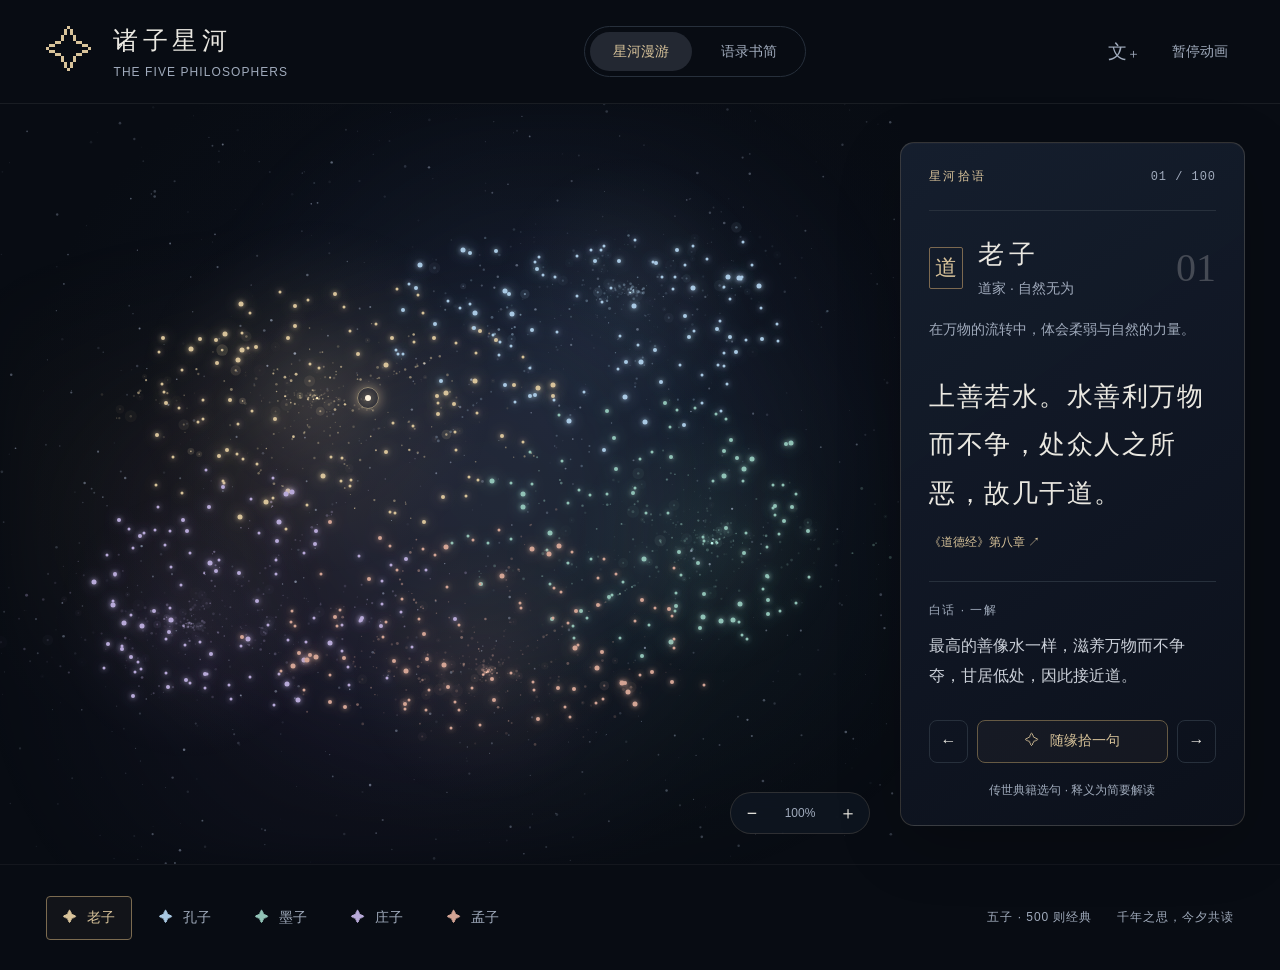
<file: index.html>
<!doctype html>
<html lang="zh-CN">
<head>
  <meta charset="UTF-8">
  <meta name="viewport" content="width=device-width,initial-scale=1">
  <meta name="theme-color" content="#080c13">
  <title>诸子星河 · 五子语录</title>
  <meta name="description" content="漫游诸子星河，阅读老子、孔子、墨子、庄子、孟子各100则、共500则经典语录，附原典出处与白话释义。无需注册，自由阅读。">
  <link rel="icon" type="image/svg+xml" href="data:image/svg+xml,%3Csvg xmlns='http://www.w3.org/2000/svg' viewBox='0 0 40 40'%3E%3Crect width='40' height='40' rx='10' fill='%23080c13'/%3E%3Cpath d='M20 5 24 16 35 20 24 24 20 35 16 24 5 20 16 16Z' fill='%23d9c39a'/%3E%3C/svg%3E">
  <link rel="stylesheet" href="./style.css">
  <link rel="stylesheet" href="./site-overrides.css">
  <script src="./quotes.js" defer></script>
  <script src="./app.js" defer></script>
</head>
<body>
<a class="skip-link" href="#reading">跳至语录阅读</a>
<header class="header">
  <a class="brand" href="./" aria-label="诸子星河首页"><span class="brand-mark" aria-hidden="true">✧</span><span>诸子星河<small>THE FIVE PHILOSOPHERS</small></span></a>
  <nav class="view-switch" aria-label="阅读视图"><button id="map-view" class="active" aria-pressed="true">星河漫游</button><button id="list-view" aria-pressed="false">语录书简</button></nav>
  <div class="settings"><button id="font-size" aria-pressed="false" aria-label="大字阅读">文<span>＋</span></button><button id="motion" aria-pressed="false" aria-label="暂停星河动画">暂停动画</button></div>
</header>
<main id="main">
  <section class="universe" aria-label="五子语录星图">
    <canvas id="stars" aria-hidden="true"></canvas>
    <div class="map-intro"><p class="eyebrow">先秦 · 五子 · 思想星图</p><h1>仰望星河，<br>与先贤相逢。</h1><p>每一颗星，都是一句穿越千年的回响。</p></div>
    <div class="map" id="map"><div class="star-controls" id="star-controls"></div></div>
    <div class="map-caption"><span class="cross" aria-hidden="true">＋</span><span>选择一位先贤，点亮一片思想。</span></div>
    <div class="map-tools"><button id="zoom-out" aria-label="缩小星图">−</button><button id="zoom-reset" aria-label="重置星图缩放">100%</button><button id="zoom-in" aria-label="放大星图">＋</button></div>
  </section>
  <aside class="reading" id="reading" tabindex="-1" aria-label="当前语录">
    <div class="reading-heading"><span class="eyebrow">星河拾语</span><span id="quote-counter" class="counter">01 / 100</span></div>
    <div class="author-heading"><span class="seal" id="seal" aria-hidden="true">道</span><div><h2 id="author-name">老子</h2><p id="author-school">道家 · 自然无为</p></div><span class="author-number" id="author-number" aria-hidden="true">01</span></div>
    <p class="author-description" id="author-description">在万物的流转中，体会柔弱与自然的力量。</p>
    <div id="quote-live" aria-live="polite" aria-atomic="true"><blockquote id="quote-text">上善若水。水善利万物而不争。</blockquote><a id="quote-source" class="source" href="https://zh.wikisource.org/wiki/道德經" target="_blank" rel="noopener noreferrer">《道德经》第八章 <span aria-hidden="true">↗</span><span class="sr-only">（在新标签页打开原典）</span></a><div class="meaning"><h3>白话 · 一解</h3><p id="quote-meaning">最好的品德如同水，滋养万物，却不与万物争夺。</p></div></div>
    <div class="reading-controls"><button id="previous" aria-label="上一则语录">←</button><button id="random">✧ &nbsp; 随缘拾一句</button><button id="next" aria-label="下一则语录">→</button></div>
    <p class="reading-footnote">传世典籍选句 · 释义为简要解读</p>
  </aside>
  <section class="library" id="library" tabindex="-1" aria-label="语录书简" hidden>
    <div class="library-heading"><p class="eyebrow">诸子之言，静心以读</p><h1>语录书简</h1><p>五位先贤，各一百则。读原文，也读弦外之意。</p></div>
    <nav id="library-nav" aria-label="按先贤浏览"><button id="library-all" aria-pressed="false">全部</button></nav>
    <div class="search-row"><label class="sr-only" for="quote-search">查找语录、出处或释义</label><input id="quote-search" type="search" placeholder="查找语录、出处或释义…" autocomplete="off"><button id="search-clear">清除</button></div>
    <p id="result-count" class="result-count" role="status"></p>
    <div id="library-quotes"></div>
    <div class="pagination" aria-label="语录分页"><button id="library-prev">← 上一页</button><label for="page-select">第 <select id="page-select" aria-label="选择页码"></select> 页</label><button id="library-next">下一页 →</button></div>
    <p class="edition-note">原文按传世典籍选录，以简体呈现；不同版本的字词、断句可能略有差异。庄子篇章标明内、外、杂篇；白话释义仅供理解参考。</p>
  </section>
</main>
<footer class="footer"><nav class="philosophers" id="philosophers" aria-label="选择先贤"></nav><div class="footer-note"><span>五子 · <span id="total-quotes">500</span> 则经典</span><span>千年之思，今夕共读</span></div></footer>
<noscript><style>.universe,.reading,.view-switch,.settings,.philosophers{display:none!important}main{display:block}</style><section class="noscript"><h1>诸子星河 · 五子语录</h1><section><h2>老子</h2><article><blockquote>上善若水。水善利万物而不争，处众人之所恶，故几于道。</blockquote><a class="source" href="https://zh.wikisource.org/zh-hans/道德經_(王弼本)#八章">《道德经》第八章</a><p>最高的善像水一样，滋养万物而不争夺，甘居低处，因此接近道。</p></article><article><blockquote>道可道，非常道；名可名，非常名。</blockquote><a class="source" href="https://zh.wikisource.org/zh-hans/道德經_(王弼本)#一章">《道德经》第一章</a><p>能用语言说尽的道，就不是恒常的道；能被固定命名的名，也不是恒常的名。</p></article><article><blockquote>有无相生，难易相成，长短相较，高下相倾，音声相和，前后相随。</blockquote><a class="source" href="https://zh.wikisource.org/zh-hans/道德經_(王弼本)#二章">《道德经》第二章</a><p>有与无、难与易等相对的两面，彼此依存，也彼此显现。</p></article><article><blockquote>三十辐共一毂，当其无，有车之用。</blockquote><a class="source" href="https://zh.wikisource.org/zh-hans/道德經_(王弼本)#十一章">《道德经》第十一章</a><p>三十根辐条汇于一个车毂，正因车毂中间留有空处，车轮才能发挥作用。</p></article><article><blockquote>知人者智，自知者明。胜人者有力，自胜者强。</blockquote><a class="source" href="https://zh.wikisource.org/zh-hans/道德經_(王弼本)#三十三章">《道德经》第三十三章</a><p>了解别人是智慧，看清自己是明察；战胜别人靠力量，战胜自己才是强大。</p></article><article><blockquote>天下难事必作于易，天下大事必作于细。</blockquote><a class="source" href="https://zh.wikisource.org/zh-hans/道德經_(王弼本)#六十三章">《道德经》第六十三章</a><p>困难的事情要从容易处着手，宏大的事情要从细小处做起。</p></article><article><blockquote>合抱之木，生于毫末；九层之台，起于累土；千里之行，始于足下。</blockquote><a class="source" href="https://zh.wikisource.org/zh-hans/道德經_(王弼本)#六十四章">《道德经》第六十四章</a><p>大树、高台与远行，都由微小的开端一步步积累而成。</p></article><article><blockquote>信言不美，美言不信。</blockquote><a class="source" href="https://zh.wikisource.org/zh-hans/道德經_(王弼本)#八十一章">《道德经》第八十一章</a><p>真诚的话未必华美，华美的话未必真实。</p></article><article><blockquote>无名，天地之始，有名，万物之母。</blockquote><a class="source" href="https://zh.wikisource.org/zh-hans/道德經_(王弼本)#一章">《道德经》第一章</a><p>无名可理解为天地的开端，有名则是万物生成后可被认识的根源。</p></article><article><blockquote>玄之又玄，众妙之门。</blockquote><a class="source" href="https://zh.wikisource.org/zh-hans/道德經_(王弼本)#一章">《道德经》第一章</a><p>道的幽深层层展开，是理解万物奥妙的入口。</p></article><article><blockquote>天下皆知美之为美，斯恶已。皆知善之为善，斯不善已。</blockquote><a class="source" href="https://zh.wikisource.org/zh-hans/道德經_(王弼本)#二章">《道德经》第二章</a><p>美丑与善不善相互对照而显现，判断常在分别之中形成。</p></article><article><blockquote>功成而弗居。夫唯弗居，是以不去。</blockquote><a class="source" href="https://zh.wikisource.org/zh-hans/道德經_(王弼本)#二章">《道德经》第二章</a><p>有所成就却不把功劳据为己有，反而使成就得以长久。</p></article><article><blockquote>不贵难得之货，使民不为盗；不见可欲，使民心不乱。</blockquote><a class="source" href="https://zh.wikisource.org/zh-hans/道德經_(王弼本)#三章">《道德经》第三章</a><p>不刻意抬高珍货和炫耀欲望之物，便可减少争夺与心乱。</p></article><article><blockquote>为无为，则无不治。</blockquote><a class="source" href="https://zh.wikisource.org/zh-hans/道德經_(王弼本)#三章">《道德经》第三章</a><p>遵循事物自然的秩序而少作强制干预，事情便能得到治理。</p></article><article><blockquote>挫其锐，解其纷，和其光，同其尘。</blockquote><a class="source" href="https://zh.wikisource.org/zh-hans/道德經_(王弼本)#四章">《道德经》第四章</a><p>收敛锋芒，化解纷扰，调和光彩，与平常的世界相处。</p></article><article><blockquote>多言数穷，不如守中。</blockquote><a class="source" href="https://zh.wikisource.org/zh-hans/道德經_(王弼本)#五章">《道德经》第五章</a><p>过多言说常使自己陷入困境，不如保持内在的虚静与平衡。</p></article><article><blockquote>谷神不死，是谓玄牝。玄牝之门，是谓天地根。</blockquote><a class="source" href="https://zh.wikisource.org/zh-hans/道德經_(王弼本)#六章">《道德经》第六章</a><p>空谷般的生生之力绵延不息，如母体一般，是天地生成的根源。</p></article><article><blockquote>天地所以能长且久者，以其不自生，故能长生。</blockquote><a class="source" href="https://zh.wikisource.org/zh-hans/道德經_(王弼本)#七章">《道德经》第七章</a><p>天地不只为自身存在，因而能够长久地生生不息。</p></article><article><blockquote>是以圣人后其身而身先；外其身而身存。</blockquote><a class="source" href="https://zh.wikisource.org/zh-hans/道德經_(王弼本)#七章">《道德经》第七章</a><p>不急于把自己放在前面，不过分计较自身，反能获得尊重与保全。</p></article><article><blockquote>夫唯不争，故无尤。</blockquote><a class="source" href="https://zh.wikisource.org/zh-hans/道德經_(王弼本)#八章">《道德经》第八章</a><p>正因为不与人争夺，才较少招来怨尤与过失。</p></article><article><blockquote>金玉满堂，莫之能守；富贵而骄，自遗其咎。</blockquote><a class="source" href="https://zh.wikisource.org/zh-hans/道德經_(王弼本)#九章">《道德经》第九章</a><p>再多的财富也难永远守住，因富贵而骄纵，更会给自己留下祸患。</p></article><article><blockquote>功遂身退，天之道。</blockquote><a class="source" href="https://zh.wikisource.org/zh-hans/道德經_(王弼本)#九章">《道德经》第九章</a><p>事情完成后懂得适时退让，是顺应自然变化的做法。</p></article><article><blockquote>专气致柔，能婴儿乎？</blockquote><a class="source" href="https://zh.wikisource.org/zh-hans/道德經_(王弼本)#十章">《道德经》第十章</a><p>使身心凝聚而柔和，能否像婴儿一样纯粹自然？</p></article><article><blockquote>生而不有，为而不恃，长而不宰，是谓玄德。</blockquote><a class="source" href="https://zh.wikisource.org/zh-hans/道德經_(王弼本)#十章">《道德经》第十章</a><p>生养万物而不占有，成就它们却不居功或主宰，这就是深厚的德。</p></article><article><blockquote>五色令人目盲，五音令人耳聋，五味令人口爽。</blockquote><a class="source" href="https://zh.wikisource.org/zh-hans/道德經_(王弼本)#十二章">《道德经》第十二章</a><p>过度追逐声色滋味，会让感官疲惫，失去原本的敏锐。</p></article><article><blockquote>是以圣人为腹不为目，故去彼取此。</blockquote><a class="source" href="https://zh.wikisource.org/zh-hans/道德經_(王弼本)#十二章">《道德经》第十二章</a><p>圣人重视真实生活的满足，不被表面的感官诱惑牵着走。</p></article><article><blockquote>宠为下，得之若惊，失之若惊，是谓宠辱若惊。</blockquote><a class="source" href="https://zh.wikisource.org/zh-hans/道德經_(王弼本)#十三章">《道德经》第十三章</a><p>把受宠置于卑下的位置，得失都令人不安，这便是宠辱若惊。</p></article><article><blockquote>执古之道，以御今之有。</blockquote><a class="source" href="https://zh.wikisource.org/zh-hans/道德經_(王弼本)#十四章">《道德经》第十四章</a><p>把握贯通古今的根本道理，用来面对当下的现实事务。</p></article><article><blockquote>致虚极，守静笃。万物并作，吾以观复。</blockquote><a class="source" href="https://zh.wikisource.org/zh-hans/道德經_(王弼本)#十六章">《道德经》第十六章</a><p>让内心充分虚静，在万物兴起时观察它们循环往复的规律。</p></article><article><blockquote>知常曰明。不知常，妄作凶。</blockquote><a class="source" href="https://zh.wikisource.org/zh-hans/道德經_(王弼本)#十六章">《道德经》第十六章</a><p>认识恒常规律才算明察；不懂规律而盲目行动，容易招致祸患。</p></article><article><blockquote>信不足焉，有不信焉。</blockquote><a class="source" href="https://zh.wikisource.org/zh-hans/道德經_(王弼本)#十七章">《道德经》第十七章</a><p>自身的诚信不足，便会引来他人的不信任。</p></article><article><blockquote>功成事遂，百姓皆谓：我自然。</blockquote><a class="source" href="https://zh.wikisource.org/zh-hans/道德經_(王弼本)#十七章">《道德经》第十七章</a><p>理想的治理使事情完成，而百姓觉得生活本来就该如此自然。</p></article><article><blockquote>见素抱朴，少私寡欲。</blockquote><a class="source" href="https://zh.wikisource.org/zh-hans/道德經_(王弼本)#十九章">《道德经》第十九章</a><p>保持朴素本真的生活，减少私心与过多的欲望。</p></article><article><blockquote>人之所畏，不可不畏。</blockquote><a class="source" href="https://zh.wikisource.org/zh-hans/道德經_(王弼本)#二十章">《道德经》第二十章</a><p>对人们共同敬畏的事物，应保有谨慎，而不是轻率无视。</p></article><article><blockquote>孔德之容，惟道是从。</blockquote><a class="source" href="https://zh.wikisource.org/zh-hans/道德經_(王弼本)#二十一章">《道德经》第二十一章</a><p>真正深厚的德，其表现始终顺从道的自然运行。</p></article><article><blockquote>曲则全，枉则直，洼则盈，敝则新，少则得，多则惑。</blockquote><a class="source" href="https://zh.wikisource.org/zh-hans/道德經_(王弼本)#二十二章">《道德经》第二十二章</a><p>适度退让可能保全，低处能够汇聚；少取反有所得，贪多反生困惑。</p></article><article><blockquote>不自见故明，不自是故彰，不自伐故有功，不自矜故长。</blockquote><a class="source" href="https://zh.wikisource.org/zh-hans/道德經_(王弼本)#二十二章">《道德经》第二十二章</a><p>不炫耀、不自以为是、不夸功、不自高，反而更能显出光明与长处。</p></article><article><blockquote>飘风不终朝，骤雨不终日。</blockquote><a class="source" href="https://zh.wikisource.org/zh-hans/道德經_(王弼本)#二十三章">《道德经》第二十三章</a><p>狂风不会刮满一早，暴雨不会下满一日，猛烈的状态难以长久。</p></article><article><blockquote>企者不立，跨者不行。</blockquote><a class="source" href="https://zh.wikisource.org/zh-hans/道德經_(王弼本)#二十四章">《道德经》第二十四章</a><p>踮脚难站稳，步子跨得过大难走远，急于超前反而失去根基。</p></article><article><blockquote>有物混成，先天地生。</blockquote><a class="source" href="https://zh.wikisource.org/zh-hans/道德經_(王弼本)#二十五章">《道德经》第二十五章</a><p>有一种浑然一体的存在，在天地形成之前就已存在。</p></article><article><blockquote>人法地，地法天，天法道，道法自然。</blockquote><a class="source" href="https://zh.wikisource.org/zh-hans/道德經_(王弼本)#二十五章">《道德经》第二十五章</a><p>人取法于地，地取法于天，天取法于道，道顺其自然而然。</p></article><article><blockquote>轻则失本，躁则失君。</blockquote><a class="source" href="https://zh.wikisource.org/zh-hans/道德經_(王弼本)#二十六章">《道德经》第二十六章</a><p>轻率会失去根本，躁动会失去自我掌控。</p></article><article><blockquote>是以圣人常善救人，故无弃人；常善救物，故无弃物。</blockquote><a class="source" href="https://zh.wikisource.org/zh-hans/道德經_(王弼本)#二十七章">《道德经》第二十七章</a><p>善于帮助人的人不轻弃任何人，善于利用事物的人不轻弃任何物。</p></article><article><blockquote>故善人者，不善人之师；不善人者，善人之资。</blockquote><a class="source" href="https://zh.wikisource.org/zh-hans/道德經_(王弼本)#二十七章">《道德经》第二十七章</a><p>善者可以成为他人的老师，不善者也能成为善者反省的借鉴。</p></article><article><blockquote>知其雄，守其雌，为天下谿。</blockquote><a class="source" href="https://zh.wikisource.org/zh-hans/道德經_(王弼本)#二十八章">《道德经》第二十八章</a><p>懂得刚强，却保持柔和谦下，便能像溪谷一样容纳万物。</p></article><article><blockquote>以道佐人主者，不以兵强天下。</blockquote><a class="source" href="https://zh.wikisource.org/zh-hans/道德經_(王弼本)#三十章">《道德经》第三十章</a><p>依道辅佐君主的人，不以军事强力压服天下。</p></article><article><blockquote>师之所处，荆棘生焉。大军之后，必有凶年。</blockquote><a class="source" href="https://zh.wikisource.org/zh-hans/道德經_(王弼本)#三十章">《道德经》第三十章</a><p>军队经过的地方田园荒废，大战之后常伴随歉收与民生困苦。</p></article><article><blockquote>兵者不祥之器，非君子之器，不得已而用之，恬淡为上。</blockquote><a class="source" href="https://zh.wikisource.org/zh-hans/道德經_(王弼本)#三十一章">《道德经》第三十一章</a><p>兵器关联灾祸，应在迫不得已时才使用，并保持克制和平静。</p></article><article><blockquote>杀人之众，以哀悲泣之，战胜，以丧礼处之。</blockquote><a class="source" href="https://zh.wikisource.org/zh-hans/道德經_(王弼本)#三十一章">《道德经》第三十一章</a><p>战争伤亡众多，应怀悲哀；即便获胜，也应以悼念的心态面对。</p></article><article><blockquote>始制有名，名亦既有，夫亦将知止，知止所以不殆。</blockquote><a class="source" href="https://zh.wikisource.org/zh-hans/道德經_(王弼本)#三十二章">《道德经》第三十二章</a><p>制度与名分确立后，也要懂得适可而止，才不致陷入危险。</p></article><article><blockquote>不失其所者久。死而不亡者寿。</blockquote><a class="source" href="https://zh.wikisource.org/zh-hans/道德經_(王弼本)#三十三章">《道德经》第三十三章</a><p>守住自身根本才能长久，生命虽逝而精神不灭，是另一种长寿。</p></article><article><blockquote>以其终不自为大，故能成其大。</blockquote><a class="source" href="https://zh.wikisource.org/zh-hans/道德經_(王弼本)#三十四章">《道德经》第三十四章</a><p>始终不自夸伟大，反而能够成就真正的广大。</p></article><article><blockquote>道之出口，淡乎其无味，视之不足见，听之不足闻，用之不足既。</blockquote><a class="source" href="https://zh.wikisource.org/zh-hans/道德經_(王弼本)#三十五章">《道德经》第三十五章</a><p>道说来平淡、无形无声，却能够被不断运用而不会穷尽。</p></article><article><blockquote>将欲歙之，必固张之；将欲弱之，必固强之。</blockquote><a class="source" href="https://zh.wikisource.org/zh-hans/道德經_(王弼本)#三十六章">《道德经》第三十六章</a><p>事物由扩张走向收敛、由强走向弱，变化常包含相反方向。</p></article><article><blockquote>道常无为而无不为。</blockquote><a class="source" href="https://zh.wikisource.org/zh-hans/道德經_(王弼本)#三十七章">《道德经》第三十七章</a><p>道不以主观意志强行造作，却使万物各自生成发展。</p></article><article><blockquote>上德不德，是以有德；下德不失德，是以无德。</blockquote><a class="source" href="https://zh.wikisource.org/zh-hans/道德經_(王弼本)#三十八章">《道德经》第三十八章</a><p>真正有德的人不自居有德，处处执著于有德之名，反会失去德的自然。</p></article><article><blockquote>是以大丈夫处其厚，不居其薄；处其实，不居其华。</blockquote><a class="source" href="https://zh.wikisource.org/zh-hans/道德經_(王弼本)#三十八章">《道德经》第三十八章</a><p>有修养的人立足厚实与真实，不停留在浅薄与浮华之中。</p></article><article><blockquote>故贵以贱为本，高以下为基。</blockquote><a class="source" href="https://zh.wikisource.org/zh-hans/道德經_(王弼本)#三十九章">《道德经》第三十九章</a><p>高贵依赖卑下作为根本，高处依靠低处作为基础。</p></article><article><blockquote>天下万物生于有，有生于无。</blockquote><a class="source" href="https://zh.wikisource.org/zh-hans/道德經_(王弼本)#四十章">《道德经》第四十章</a><p>具体万物从有形存在中产生，而有形又源于未显现的无。</p></article><article><blockquote>上士闻道，勤而行之；中士闻道，若存若亡；下士闻道，大笑之。</blockquote><a class="source" href="https://zh.wikisource.org/zh-hans/道德經_(王弼本)#四十一章">《道德经》第四十一章</a><p>听闻道后，有人认真实践，有人半信半疑，也有人因不理解而讥笑。</p></article><article><blockquote>大方无隅，大器晚成，大音希声，大象无形。</blockquote><a class="source" href="https://zh.wikisource.org/zh-hans/道德經_(王弼本)#四十一章">《道德经》第四十一章</a><p>真正宏大的境界往往不受固定边界、声音与形象的限制。</p></article><article><blockquote>道生一，一生二，二生三，三生万物。</blockquote><a class="source" href="https://zh.wikisource.org/zh-hans/道德經_(王弼本)#四十二章">《道德经》第四十二章</a><p>道展开为统一，再产生相互作用的差异，由此生成纷繁万物。</p></article><article><blockquote>万物负阴而抱阳，冲气以为和。</blockquote><a class="source" href="https://zh.wikisource.org/zh-hans/道德經_(王弼本)#四十二章">《道德经》第四十二章</a><p>万物都包含阴阳两面，通过交互融合达到和谐。</p></article><article><blockquote>天下之至柔，驰骋天下之至坚。</blockquote><a class="source" href="https://zh.wikisource.org/zh-hans/道德經_(王弼本)#四十三章">《道德经》第四十三章</a><p>最柔软的事物，也可能穿行和作用于最坚硬的事物。</p></article><article><blockquote>名与身孰亲？身与货孰多？得与亡孰病？</blockquote><a class="source" href="https://zh.wikisource.org/zh-hans/道德經_(王弼本)#四十四章">《道德经》第四十四章</a><p>名声、财物与生命相比，何者更亲近重要？得失之中什么更伤身？</p></article><article><blockquote>知足不辱，知止不殆，可以长久。</blockquote><a class="source" href="https://zh.wikisource.org/zh-hans/道德經_(王弼本)#四十四章">《道德经》第四十四章</a><p>懂得满足可少受屈辱，懂得停止可避开危险，因而能长久。</p></article><article><blockquote>大成若缺，其用不弊。大盈若冲，其用不穷。</blockquote><a class="source" href="https://zh.wikisource.org/zh-hans/道德經_(王弼本)#四十五章">《道德经》第四十五章</a><p>真正的完善仿佛仍有缺口，真正的充盈仿佛空虚，才能保持持久作用。</p></article><article><blockquote>祸莫大于不知足；咎莫大于欲得。</blockquote><a class="source" href="https://zh.wikisource.org/zh-hans/道德經_(王弼本)#四十六章">《道德经》第四十六章</a><p>不知满足、贪求无度，是招致祸患与过失的重要根源。</p></article><article><blockquote>故知足之足，常足矣。</blockquote><a class="source" href="https://zh.wikisource.org/zh-hans/道德經_(王弼本)#四十六章">《道德经》第四十六章</a><p>由知足而获得的满足，才是能够长久保持的满足。</p></article><article><blockquote>不出户，知天下；不窥牖，见天道。</blockquote><a class="source" href="https://zh.wikisource.org/zh-hans/道德經_(王弼本)#四十七章">《道德经》第四十七章</a><p>通过把握根本规律，即使不四处奔走，也能理解天下与自然。</p></article><article><blockquote>为学日益，为道日损。损之又损，以至于无为。</blockquote><a class="source" href="https://zh.wikisource.org/zh-hans/道德經_(王弼本)#四十八章">《道德经》第四十八章</a><p>求学重在积累，体道重在减少执著与造作，逐渐达到自然无为。</p></article><article><blockquote>道生之，德畜之，物形之，势成之。</blockquote><a class="source" href="https://zh.wikisource.org/zh-hans/道德經_(王弼本)#五十一章">《道德经》第五十一章</a><p>道使万物发生，德使之得到养育，具体形体与环境使之成长。</p></article><article><blockquote>道之尊，德之贵，夫莫之命而常自然。</blockquote><a class="source" href="https://zh.wikisource.org/zh-hans/道德經_(王弼本)#五十一章">《道德经》第五十一章</a><p>道与德的可贵不是外在命令赋予的，而在于其自然而然的作用。</p></article><article><blockquote>见小曰明，守柔曰强。</blockquote><a class="source" href="https://zh.wikisource.org/zh-hans/道德經_(王弼本)#五十二章">《道德经》第五十二章</a><p>能看见细微之处才是明察，能够保持柔和才是真正的强大。</p></article><article><blockquote>大道甚夷，而民好径。</blockquote><a class="source" href="https://zh.wikisource.org/zh-hans/道德經_(王弼本)#五十三章">《道德经》第五十三章</a><p>正道本来平坦，人们却常偏爱看似省力的捷径。</p></article><article><blockquote>善建者不拔，善抱者不脱。</blockquote><a class="source" href="https://zh.wikisource.org/zh-hans/道德經_(王弼本)#五十四章">《道德经》第五十四章</a><p>根基立得稳固就难以拔除，真正守住的东西就不容易失落。</p></article><article><blockquote>含德之厚，比于赤子。</blockquote><a class="source" href="https://zh.wikisource.org/zh-hans/道德經_(王弼本)#五十五章">《道德经》第五十五章</a><p>德性深厚的人，可以比作纯真自然的婴儿。</p></article><article><blockquote>知者不言，言者不知。</blockquote><a class="source" href="https://zh.wikisource.org/zh-hans/道德經_(王弼本)#五十六章">《道德经》第五十六章</a><p>真正通达的人不轻率炫说，执著于空谈的人未必真正理解。</p></article><article><blockquote>以正治国，以奇用兵，以无事取天下。</blockquote><a class="source" href="https://zh.wikisource.org/zh-hans/道德經_(王弼本)#五十七章">《道德经》第五十七章</a><p>治国重在平正，用兵在于应变，治理天下则应减少扰民之举。</p></article><article><blockquote>祸兮福之所倚，福兮祸之所伏。</blockquote><a class="source" href="https://zh.wikisource.org/zh-hans/道德經_(王弼本)#五十八章">《道德经》第五十八章</a><p>祸患中可能潜藏福分，福分中也可能埋伏祸患。</p></article><article><blockquote>治人事天，莫若啬。</blockquote><a class="source" href="https://zh.wikisource.org/zh-hans/道德經_(王弼本)#五十九章">《道德经》第五十九章</a><p>治理人事并顺应天道，重在珍惜和节制，不任意耗损。</p></article><article><blockquote>治大国，若烹小鲜。</blockquote><a class="source" href="https://zh.wikisource.org/zh-hans/道德經_(王弼本)#六十章">《道德经》第六十章</a><p>治理大国如烹煮小鱼，不宜反复翻扰，应谨慎而有分寸。</p></article><article><blockquote>夫两者各得其所欲，大者宜为下。</blockquote><a class="source" href="https://zh.wikisource.org/zh-hans/道德經_(王弼本)#六十一章">《道德经》第六十一章</a><p>双方都要获得所需，较强大的一方尤其应懂得谦下。</p></article><article><blockquote>人之不善，何弃之有？</blockquote><a class="source" href="https://zh.wikisource.org/zh-hans/道德經_(王弼本)#六十二章">《道德经》第六十二章</a><p>即使一个人有所不善，也不应轻易把他放弃。</p></article><article><blockquote>为之于未有，治之于未乱。</blockquote><a class="source" href="https://zh.wikisource.org/zh-hans/道德經_(王弼本)#六十四章">《道德经》第六十四章</a><p>问题尚未形成时就着手预防，秩序尚未混乱时就认真维护。</p></article><article><blockquote>慎终如始，则无败事。</blockquote><a class="source" href="https://zh.wikisource.org/zh-hans/道德經_(王弼本)#六十四章">《道德经》第六十四章</a><p>事情接近完成时，仍像开始时一样谨慎，便可避免功亏一篑。</p></article><article><blockquote>江海所以能为百谷王者，以其善下之，故能为百谷王。</blockquote><a class="source" href="https://zh.wikisource.org/zh-hans/道德經_(王弼本)#六十六章">《道德经》第六十六章</a><p>江海因处在低处，能接纳众多川谷之水，谦下使其广大。</p></article><article><blockquote>我有三宝，持而保之。一曰慈，二曰俭，三曰不敢为天下先。</blockquote><a class="source" href="https://zh.wikisource.org/zh-hans/道德經_(王弼本)#六十七章">《道德经》第六十七章</a><p>值得守护的三种品格，是慈爱、节俭和不逞强争先。</p></article><article><blockquote>善为士者不武，善战者不怒，善胜敌者不与，善用人者为之下。</blockquote><a class="source" href="https://zh.wikisource.org/zh-hans/道德經_(王弼本)#六十八章">《道德经》第六十八章</a><p>善于行事的人不恃勇、不冲动、不轻争，并懂得谦下待人。</p></article><article><blockquote>是以圣人被褐怀玉。</blockquote><a class="source" href="https://zh.wikisource.org/zh-hans/道德經_(王弼本)#七十章">《道德经》第七十章</a><p>圣人可以身穿粗衣，却在内心怀有如玉般珍贵的品德。</p></article><article><blockquote>知不知上，不知知病。</blockquote><a class="source" href="https://zh.wikisource.org/zh-hans/道德經_(王弼本)#七十一章">《道德经》第七十一章</a><p>知道自己的未知是高明，把不知道的事当作知道则是毛病。</p></article><article><blockquote>是以圣人自知不自见，自爱不自贵。</blockquote><a class="source" href="https://zh.wikisource.org/zh-hans/道德經_(王弼本)#七十二章">《道德经》第七十二章</a><p>圣人了解自己却不炫耀自己，爱惜自己却不自抬身价。</p></article><article><blockquote>天网恢恢，疏而不失。</blockquote><a class="source" href="https://zh.wikisource.org/zh-hans/道德經_(王弼本)#七十三章">《道德经》第七十三章</a><p>自然的秩序宽广疏朗，却自有其不遗漏的运行规律。</p></article><article><blockquote>民之饥，以其上食税之多，是以饥。</blockquote><a class="source" href="https://zh.wikisource.org/zh-hans/道德經_(王弼本)#七十五章">《道德经》第七十五章</a><p>百姓的饥饿，与上层征取过多赋税密切相关。</p></article><article><blockquote>人之生也柔弱，其死也坚强。万物草木之生也柔脆，其死也枯槁。</blockquote><a class="source" href="https://zh.wikisource.org/zh-hans/道德經_(王弼本)#七十六章">《道德经》第七十六章</a><p>生命存在时柔软而有韧性，死亡后僵硬枯槁，柔韧与生机相连。</p></article><article><blockquote>天之道，损有馀而补不足。</blockquote><a class="source" href="https://zh.wikisource.org/zh-hans/道德經_(王弼本)#七十七章">《道德经》第七十七章</a><p>自然之道如调节弓弦，减少过剩，补足不足，使之趋于平衡。</p></article><article><blockquote>天下莫柔弱于水，而攻坚强者，莫之能胜，其无以易之。</blockquote><a class="source" href="https://zh.wikisource.org/zh-hans/道德經_(王弼本)#七十八章">《道德经》第七十八章</a><p>水最为柔弱，却能作用于坚硬之物，其力量难以被其他事物替代。</p></article><article><blockquote>甘其食，美其服，安其居，乐其俗。</blockquote><a class="source" href="https://zh.wikisource.org/zh-hans/道德經_(王弼本)#八十章">《道德经》第八十章</a><p>对饮食衣着感到满足，安于居所，也乐于自己的生活风俗。</p></article><article><blockquote>圣人不积，既以为人己愈有，既以与人己愈多。</blockquote><a class="source" href="https://zh.wikisource.org/zh-hans/道德經_(王弼本)#八十一章">《道德经》第八十一章</a><p>圣人不以囤积为志，帮助和给予他人，反使自身更加充实。</p></article><article><blockquote>天之道，利而不害；圣人之道，为而不争。</blockquote><a class="source" href="https://zh.wikisource.org/zh-hans/道德經_(王弼本)#八十一章">《道德经》第八十一章</a><p>天道使万物受益而不伤害，圣人有所作为却不争夺。</p></article></section><section><h2>孔子</h2><article><blockquote>学而时习之，不亦说乎？</blockquote><a class="source" href="https://zh.wikisource.org/zh-hans/論語/全覽#学而第一">《论语·学而》</a><p>学到知识后按时温习并实践，不也是一件令人喜悦的事吗？</p></article><article><blockquote>学而不思则罔，思而不学则殆。</blockquote><a class="source" href="https://zh.wikisource.org/zh-hans/論語/全覽#为政第二">《论语·为政》</a><p>只学习而不思考会迷惘，只空想而不学习会陷入困惑。</p></article><article><blockquote>德不孤，必有邻。</blockquote><a class="source" href="https://zh.wikisource.org/zh-hans/論語/全覽#里仁第四">《论语·里仁》</a><p>有德行的人不会孤立，总会遇到志同道合的人。</p></article><article><blockquote>知之者不如好之者，好之者不如乐之者。</blockquote><a class="source" href="https://zh.wikisource.org/zh-hans/論語/全覽#雍也第六">《论语·雍也》</a><p>了解一件事不如喜爱它，喜爱它又不如从中获得乐趣。</p></article><article><blockquote>三人行，必有我师焉。择其善者而从之，其不善者而改之。</blockquote><a class="source" href="https://zh.wikisource.org/zh-hans/論語/全覽#述而第七">《论语·述而》</a><p>同行的人中总有值得学习之处，学习他们的优点，也用他们的不足反省自己。</p></article><article><blockquote>己所不欲，勿施于人。</blockquote><a class="source" href="https://zh.wikisource.org/zh-hans/論語/全覽#颜渊第十二">《论语·颜渊》</a><p>自己不愿承受的事情，也不要强加给别人。</p></article><article><blockquote>人无远虑，必有近忧。</blockquote><a class="source" href="https://zh.wikisource.org/zh-hans/論語/全覽#卫灵公第十五">《论语·卫灵公》</a><p>不为长远作考虑，眼前就容易出现忧患。</p></article><article><blockquote>岁寒，然后知松柏之后凋也。</blockquote><a class="source" href="https://zh.wikisource.org/zh-hans/論語/全覽#子罕第九">《论语·子罕》</a><p>到了寒冬才看出松柏最后凋零，人在艰难处境中的坚守也最能显出品格。</p></article><article><blockquote>巧言令色，鲜矣仁。</blockquote><a class="source" href="https://zh.wikisource.org/zh-hans/論語/全覽">《论语·学而》</a><p>花言巧语、一味装出讨喜的神色，往往缺少真诚的仁心。</p></article><article><blockquote>道千乘之国，敬事而信，节用而爱人，使民以时。</blockquote><a class="source" href="https://zh.wikisource.org/zh-hans/論語/全覽">《论语·学而》</a><p>治理国家要认真守信，节省开支、爱护百姓，役使民力须顺应农时。</p></article><article><blockquote>弟子入则孝，出则弟，谨而信，汎爱众，而亲仁。行有馀力，则以学文。</blockquote><a class="source" href="https://zh.wikisource.org/zh-hans/論語/全覽">《论语·学而》</a><p>年轻人先尽孝悌、谨慎守信、广爱亲仁，有余力再学习文献知识。</p></article><article><blockquote>君子食无求饱，居无求安，敏于事而慎于言，就有道而正焉。</blockquote><a class="source" href="https://zh.wikisource.org/zh-hans/論語/全覽">《论语·学而》</a><p>君子不一味追求安逸，做事勤快、说话谨慎，并向有道者求教改正。</p></article><article><blockquote>不患人之不己知，患不知人也。</blockquote><a class="source" href="https://zh.wikisource.org/zh-hans/論語/全覽">《论语·学而》</a><p>不必忧虑别人不了解自己，更应忧虑自己不能真正了解别人。</p></article><article><blockquote>为政以德，譬如北辰，居其所，而众星共之。</blockquote><a class="source" href="https://zh.wikisource.org/zh-hans/論語/全覽">《论语·为政》</a><p>以德行治理国家，就像北极星安居其位，众星自然围绕着它。</p></article><article><blockquote>道之以政，齐之以刑，民免而无耻；道之以德，齐之以礼，有耻且格。</blockquote><a class="source" href="https://zh.wikisource.org/zh-hans/論語/全覽">《论语·为政》</a><p>政令刑罚只能使人免罪，德行礼教才能让人知耻，并主动归于正道。</p></article><article><blockquote>吾十有五而志于学；三十而立；四十而不惑；五十而知天命；六十而耳顺；七十而从心所欲，不逾矩。</blockquote><a class="source" href="https://zh.wikisource.org/zh-hans/論語/全覽">《论语·为政》</a><p>孔子回顾一生的修养，从立志学习逐步走向心意自由而不越规矩。</p></article><article><blockquote>今之孝者，是谓能养。至于犬马，皆能有养。不敬，何以别乎？</blockquote><a class="source" href="https://zh.wikisource.org/zh-hans/論語/全覽">《论语·为政》</a><p>孝顺不能只停留在供养衣食，更要怀有敬意，才能显出对父母的尊重。</p></article><article><blockquote>视其所以，观其所由，察其所安，人焉廋哉！人焉廋哉！</blockquote><a class="source" href="https://zh.wikisource.org/zh-hans/論語/全覽">《论语·为政》</a><p>观察一个人的行为、动机与内心所安，他的真实品性便难以隐藏。</p></article><article><blockquote>温故而知新，可以为师矣。</blockquote><a class="source" href="https://zh.wikisource.org/zh-hans/論語/全覽">《论语·为政》</a><p>在温习已有知识时获得新的领悟，才具备帮助别人学习的能力。</p></article><article><blockquote>君子不器。</blockquote><a class="source" href="https://zh.wikisource.org/zh-hans/論語/全覽">《论语·为政》</a><p>君子应有通达的见识和完整的人格，不局限于器物般的单一用途。</p></article><article><blockquote>先行其言，而后从之。</blockquote><a class="source" href="https://zh.wikisource.org/zh-hans/論語/全覽">《论语·为政》</a><p>准备说的话先落实到行动，再让言语跟上，做个言行相符的人。</p></article><article><blockquote>君子周而不比，小人比而不周。</blockquote><a class="source" href="https://zh.wikisource.org/zh-hans/論語/全覽">《论语·为政》</a><p>君子广泛团结他人而不结私党，小人结成私党却不能公正待人。</p></article><article><blockquote>知之为知之，不知为不知，是知也。</blockquote><a class="source" href="https://zh.wikisource.org/zh-hans/論語/全覽">《论语·为政》</a><p>知道就是知道，不知道就承认不知道，这种诚实才是真正的智慧。</p></article><article><blockquote>多闻阙疑，慎言其馀，则寡尤；多见阙殆，慎行其馀，则寡悔。</blockquote><a class="source" href="https://zh.wikisource.org/zh-hans/論語/全覽">《论语·为政》</a><p>多听多看，疑惑和危险之处先保留，言行审慎便能减少过失与后悔。</p></article><article><blockquote>举直错诸枉，则民服；举枉错诸直，则民不服。</blockquote><a class="source" href="https://zh.wikisource.org/zh-hans/論語/全覽">《论语·为政》</a><p>任用正直者并置于邪曲者之上，百姓才会信服，反过来就难以服众。</p></article><article><blockquote>见义不为，无勇也。</blockquote><a class="source" href="https://zh.wikisource.org/zh-hans/論語/全覽">《论语·为政》</a><p>遇到合乎道义、应该去做的事情却退缩不做，就是缺少勇气。</p></article><article><blockquote>人而不仁，如礼何？人而不仁，如乐何？</blockquote><a class="source" href="https://zh.wikisource.org/zh-hans/論語/全覽">《论语·八佾》</a><p>一个人没有仁心，即使遵循仪式、演奏音乐，也难以体现礼乐精神。</p></article><article><blockquote>礼，与其奢也，宁俭；丧，与其易也，宁戚。</blockquote><a class="source" href="https://zh.wikisource.org/zh-hans/論語/全覽">《论语·八佾》</a><p>礼仪宁可俭朴而不奢华，丧礼宁可真切悲伤而不只讲究仪节周全。</p></article><article><blockquote>君子无所争，必也射乎！揖让而升，下而饮，其争也君子。</blockquote><a class="source" href="https://zh.wikisource.org/zh-hans/論語/全覽">《论语·八佾》</a><p>君子即使参加射箭竞赛，也先礼让、后饮酒，竞争仍守礼节和风度。</p></article><article><blockquote>君使臣以礼，臣事君以忠。</blockquote><a class="source" href="https://zh.wikisource.org/zh-hans/論語/全覽">《论语·八佾》</a><p>君主任用臣子应遵循礼，臣子服务君主应尽心，双方各有责任。</p></article><article><blockquote>《关雎》，乐而不淫，哀而不伤。</blockquote><a class="source" href="https://zh.wikisource.org/zh-hans/論語/全覽">《论语·八佾》</a><p>《关雎》的快乐不过分放纵，悲哀也不至失度，情感表达有节制。</p></article><article><blockquote>居上不宽，为礼不敬，临丧不哀，吾何以观之哉！</blockquote><a class="source" href="https://zh.wikisource.org/zh-hans/論語/全覽">《论语·八佾》</a><p>居上位却不宽厚、行礼而无敬意、遇丧而不悲哀，都失去了应有的内涵。</p></article><article><blockquote>里仁为美。择不处仁，焉得知？</blockquote><a class="source" href="https://zh.wikisource.org/zh-hans/論語/全覽">《论语·里仁》</a><p>与仁厚的人相处是美好的，选择住处和交往环境应重视仁德。</p></article><article><blockquote>不仁者，不可以久处约，不可以长处乐。仁者安仁，知者利仁。</blockquote><a class="source" href="https://zh.wikisource.org/zh-hans/論語/全覽">《论语·里仁》</a><p>缺乏仁德便难以承受困苦或安乐，仁者安于仁，智者明白仁的益处。</p></article><article><blockquote>惟仁者能好人，能恶人。</blockquote><a class="source" href="https://zh.wikisource.org/zh-hans/論語/全覽">《论语·里仁》</a><p>真正有仁德的人，才能不受私心左右，公正地喜爱或厌恶一个人。</p></article><article><blockquote>苟志于仁矣，无恶也。</blockquote><a class="source" href="https://zh.wikisource.org/zh-hans/論語/全覽">《论语·里仁》</a><p>如果真心把仁德作为志向，就会约束自己，避免做出不善的事情。</p></article><article><blockquote>富与贵，是人之所欲也，不以其道得之，不处也。</blockquote><a class="source" href="https://zh.wikisource.org/zh-hans/論語/全覽">《论语·里仁》</a><p>富贵固然是人所向往的，但取得方式不合道义，君子便不接受。</p></article><article><blockquote>朝闻道，夕死可矣！</blockquote><a class="source" href="https://zh.wikisource.org/zh-hans/論語/全覽">《论语·里仁》</a><p>如果早晨能够明白并领会正道，即便晚上死去，也已没有遗憾。</p></article><article><blockquote>士志于道，而耻恶衣恶食者，未足与议也！</blockquote><a class="source" href="https://zh.wikisource.org/zh-hans/論語/全覽">《论语·里仁》</a><p>立志追求正道却以衣食简陋为耻，就还没有真正把道放在心上。</p></article><article><blockquote>君子之于天下也，无适也，无莫也，义之与比。</blockquote><a class="source" href="https://zh.wikisource.org/zh-hans/論語/全覽">《论语·里仁》</a><p>君子处世不预先固执于赞成或反对，而以是否合乎道义来判断。</p></article><article><blockquote>君子怀德，小人怀土；君子怀刑，小人怀惠。</blockquote><a class="source" href="https://zh.wikisource.org/zh-hans/論語/全覽">《论语·里仁》</a><p>君子牵挂德行和法度，小人只留恋安居与恩惠，各有不同的关切。</p></article><article><blockquote>放于利而行，多怨。</blockquote><a class="source" href="https://zh.wikisource.org/zh-hans/論語/全覽">《论语·里仁》</a><p>凡事只按个人利益行事，容易伤害别人，也就容易招来怨恨。</p></article><article><blockquote>君子喻于义，小人喻于利。</blockquote><a class="source" href="https://zh.wikisource.org/zh-hans/論語/全覽">《论语·里仁》</a><p>君子着重理解事情是否合乎道义，小人着重盘算自己能得到多少利益。</p></article><article><blockquote>见贤思齐焉，见不贤而内自省也。</blockquote><a class="source" href="https://zh.wikisource.org/zh-hans/論語/全覽">《论语·里仁》</a><p>看到贤者就向他看齐，看到不贤者则反省自己有没有类似的不足。</p></article><article><blockquote>父母在，不远游；游必有方。</blockquote><a class="source" href="https://zh.wikisource.org/zh-hans/論語/全覽">《论语·里仁》</a><p>父母健在时不轻易远行，若要外出，应让父母知道自己的去向。</p></article><article><blockquote>父母之年，不可不知也。一则以喜，一则以惧。</blockquote><a class="source" href="https://zh.wikisource.org/zh-hans/論語/全覽">《论语·里仁》</a><p>要记得父母的年龄，既为他们长寿而喜，也因他们渐老而有所忧念。</p></article><article><blockquote>古者言之不出，耻躬之不逮也。</blockquote><a class="source" href="https://zh.wikisource.org/zh-hans/論語/全覽">《论语·里仁》</a><p>古人不轻易把话说出口，是因为害怕行动赶不上言语而感到羞愧。</p></article><article><blockquote>君子欲讷于言而敏于行。</blockquote><a class="source" href="https://zh.wikisource.org/zh-hans/論語/全覽">《论语·里仁》</a><p>君子希望自己说话谨慎含蓄，行动却勤快敏捷，把承诺落实在实处。</p></article><article><blockquote>始吾于人也，听其言而信其行；今吾于人也，听其言而观其行。</blockquote><a class="source" href="https://zh.wikisource.org/zh-hans/論語/全覽">《论语·公冶长》</a><p>判断一个人不能只听他说什么，还应观察他是否真正照着去做。</p></article><article><blockquote>敏而好学，不耻下问，是以谓之文也。</blockquote><a class="source" href="https://zh.wikisource.org/zh-hans/論語/全覽">《论语·公冶长》</a><p>勤敏好学，也不以向地位较低的人请教为耻，这才称得上有文德。</p></article><article><blockquote>晏平仲善与人交，久而敬之。</blockquote><a class="source" href="https://zh.wikisource.org/zh-hans/論語/全覽">《论语·公冶长》</a><p>晏平仲善于交友，即使相处很久仍保持敬意，因此交情能够持久。</p></article><article><blockquote>伯夷、叔齐，不念旧恶，怨是用希。</blockquote><a class="source" href="https://zh.wikisource.org/zh-hans/論語/全覽">《论语·公冶长》</a><p>伯夷、叔齐不总记着别人过去的过错，因此结下的怨恨也少。</p></article><article><blockquote>老者安之，朋友信之，少者怀之。</blockquote><a class="source" href="https://zh.wikisource.org/zh-hans/論語/全覽">《论语·公冶长》</a><p>愿使老年人得到安顿，朋友彼此信任，年轻人感受到关怀。</p></article><article><blockquote>吾未见能见其过，而内自讼者也。</blockquote><a class="source" href="https://zh.wikisource.org/zh-hans/論語/全覽">《论语·公冶长》</a><p>孔子感叹，很少见到能看清自身过失，并在心中认真责备自己的人。</p></article><article><blockquote>十室之邑，必有忠信如丘者焉，不如丘之好学也。</blockquote><a class="source" href="https://zh.wikisource.org/zh-hans/論語/全覽">《论语·公冶长》</a><p>孔子认为忠信之人处处都有，而自己格外珍惜的是不断学习的热情。</p></article><article><blockquote>君子周急不继富。</blockquote><a class="source" href="https://zh.wikisource.org/zh-hans/論語/全覽">《论语·雍也》</a><p>君子帮助急需救济的人，不把帮助用来给已经富足的人增添财富。</p></article><article><blockquote>一箪食，一瓢饮，在陋巷，人不堪其忧，回也不改其乐。</blockquote><a class="source" href="https://zh.wikisource.org/zh-hans/論語/全覽">《论语·雍也》</a><p>颜回虽衣食简陋、居处贫寒，却仍守住所乐之道，不被困境改变。</p></article><article><blockquote>力不足者，中道而废；今女画。</blockquote><a class="source" href="https://zh.wikisource.org/zh-hans/論語/全覽">《论语·雍也》</a><p>真正力量不足的人是走到半路才停下，而你尚未努力就先划了界限。</p></article><article><blockquote>质胜文则野，文胜质则史。文质彬彬，然后君子。</blockquote><a class="source" href="https://zh.wikisource.org/zh-hans/論語/全覽">《论语·雍也》</a><p>朴实与文雅应相互配合，既不粗野也不浮华，才能成就君子的人格。</p></article><article><blockquote>务民之义，敬鬼神而远之，可谓知矣。</blockquote><a class="source" href="https://zh.wikisource.org/zh-hans/論語/全覽">《论语·雍也》</a><p>认真处理人世间应尽的义务，对鬼神持敬而不过分依赖，才算明智。</p></article><article><blockquote>知者乐水，仁者乐山。知者动，仁者静。知者乐，仁者寿。</blockquote><a class="source" href="https://zh.wikisource.org/zh-hans/論語/全覽">《论语·雍也》</a><p>智者像水般灵动，仁者像山般安定，孔子以山水比喻两种修养。</p></article><article><blockquote>己欲立而立人，己欲达而达人。</blockquote><a class="source" href="https://zh.wikisource.org/zh-hans/論語/全覽">《论语·雍也》</a><p>自己希望立足和通达，也帮助别人立足和通达，将心比心地成全他人。</p></article><article><blockquote>默而识之，学而不厌，诲人不倦，何有于我哉？</blockquote><a class="source" href="https://zh.wikisource.org/zh-hans/論語/全覽">《论语·述而》</a><p>把所学默记在心，学习不感满足，教人不觉疲倦，是孔子自勉的态度。</p></article><article><blockquote>德之不修，学之不讲，闻义不能徙，不善不能改，是吾忧也。</blockquote><a class="source" href="https://zh.wikisource.org/zh-hans/論語/全覽">《论语·述而》</a><p>不修德、不研学、听到正义却不实践、有错却不改，才是真正该忧虑的事。</p></article><article><blockquote>不愤不启；不悱不发。举一隅，不以三隅反，则不复也。</blockquote><a class="source" href="https://zh.wikisource.org/zh-hans/論語/全覽">《论语·述而》</a><p>等学生认真思索仍不通时再启发，并要求他能从一个例子推知同类情况。</p></article><article><blockquote>饭疏食，饮水，曲肱而枕之，乐亦在其中矣。不义而富且贵，于我如浮云。</blockquote><a class="source" href="https://zh.wikisource.org/zh-hans/論語/全覽">《论语·述而》</a><p>粗食清水也能自得其乐，不合道义而来的富贵，在孔子看来如同浮云。</p></article><article><blockquote>我非生而知之者，好古，敏以求之者也。</blockquote><a class="source" href="https://zh.wikisource.org/zh-hans/論語/全覽">《论语·述而》</a><p>孔子说自己并非生来就有知识，而是喜爱古代文化并勤奋地求学。</p></article><article><blockquote>多闻，择其善者而从之，多见而识之，知之次也。</blockquote><a class="source" href="https://zh.wikisource.org/zh-hans/論語/全覽">《论语·述而》</a><p>多听并选择好的意见去实践，多看而记在心里，也是获得知识的方法。</p></article><article><blockquote>仁远乎哉？我欲仁，斯仁至矣。</blockquote><a class="source" href="https://zh.wikisource.org/zh-hans/論語/全覽">《论语·述而》</a><p>仁德并不遥不可及，只要自己真心愿意实践，就能从当下开始接近它。</p></article><article><blockquote>奢则不孙，俭则固；与其不孙也，甯固。</blockquote><a class="source" href="https://zh.wikisource.org/zh-hans/論語/全覽">《论语·述而》</a><p>奢侈容易使人傲慢，节俭可能显得寒酸，孔子宁取俭朴而不取傲慢。</p></article><article><blockquote>君子坦荡荡，小人长戚戚。</blockquote><a class="source" href="https://zh.wikisource.org/zh-hans/論語/全覽">《论语·述而》</a><p>君子心地宽广坦然，小人却常被私虑牵动，陷在忧愁与不安之中。</p></article><article><blockquote>恭而无礼则劳，慎而无礼则葸，勇而无礼则乱，直而无礼则绞。</blockquote><a class="source" href="https://zh.wikisource.org/zh-hans/論語/全覽">《论语·泰伯》</a><p>恭敬、谨慎、勇敢、直率都需要分寸，缺少礼的节制便容易偏离本意。</p></article><article><blockquote>兴于诗，立于礼，成于乐。</blockquote><a class="source" href="https://zh.wikisource.org/zh-hans/論語/全覽">《论语·泰伯》</a><p>由诗激发心志，以礼安立人格，再通过音乐使情感与修养趋于和谐。</p></article><article><blockquote>如有周公之才之美，使骄且吝，其馀不足观也已！</blockquote><a class="source" href="https://zh.wikisource.org/zh-hans/論語/全覽">《论语·泰伯》</a><p>即使才华如周公般出众，若骄傲又吝啬，其余的长处也难以称道。</p></article><article><blockquote>学如不及，犹恐失之。</blockquote><a class="source" href="https://zh.wikisource.org/zh-hans/論語/全覽">《论语·泰伯》</a><p>学习时像赶不上目标一样努力，学到了还担心忘失，因此始终保持用心。</p></article><article><blockquote>三军可夺帅也，匹夫不可夺志也。</blockquote><a class="source" href="https://zh.wikisource.org/zh-hans/論語/全覽">《论语·子罕》</a><p>大军的主帅可能被夺去，一个普通人坚定的志向却不应被外力夺走。</p></article><article><blockquote>知者不惑，仁者不忧，勇者不惧。</blockquote><a class="source" href="https://zh.wikisource.org/zh-hans/論語/全覽">《论语·子罕》</a><p>有智慧就不易迷惑，有仁德就能心安，有勇气就能面对困难而不畏缩。</p></article><article><blockquote>君子成人之美，不成人之恶。小人反是。</blockquote><a class="source" href="https://zh.wikisource.org/zh-hans/論語/全覽">《论语·颜渊》</a><p>君子帮助别人成就好的事情，不促成坏事，小人的做法则恰好相反。</p></article><article><blockquote>君子和而不同，小人同而不和。</blockquote><a class="source" href="https://zh.wikisource.org/zh-hans/論語/全覽">《论语·子路》</a><p>君子能在意见不同中和谐相处，小人表面附和，却未必真诚相待。</p></article><article><blockquote>其身正，不令而行；其身不正，虽令不从。</blockquote><a class="source" href="https://zh.wikisource.org/zh-hans/論語/全覽">《论语·子路》</a><p>带头的人自身端正，事情自然容易推行；自身不正，再多命令也难服众。</p></article><article><blockquote>欲速则不达，见小利则大事不成。</blockquote><a class="source" href="https://zh.wikisource.org/zh-hans/論語/全覽">《论语·子路》</a><p>过分求快反而达不到目的，只盯着眼前小利，也容易耽误真正的大事。</p></article><article><blockquote>君子泰而不骄；小人骄而不泰。</blockquote><a class="source" href="https://zh.wikisource.org/zh-hans/論語/全覽">《论语·子路》</a><p>君子从容舒展却不傲慢，小人虽摆出傲慢姿态，内心却未必安定。</p></article><article><blockquote>刚毅木讷，近仁。</blockquote><a class="source" href="https://zh.wikisource.org/zh-hans/論語/全覽">《论语·子路》</a><p>刚强、有毅力、质朴而言语谨慎的人，较容易接近仁德的要求。</p></article><article><blockquote>有德者必有言，有言者不必有德。仁者必有勇，勇者不必有仁。</blockquote><a class="source" href="https://zh.wikisource.org/zh-hans/論語/全覽">《论语·宪问》</a><p>有德会有可取之言，有仁也会有勇气，但能言善勇不能反过来证明德仁。</p></article><article><blockquote>贫而无怨，难；富而无骄，易。</blockquote><a class="source" href="https://zh.wikisource.org/zh-hans/論語/全覽">《论语·宪问》</a><p>处于贫困仍无怨恨很难，相较之下，富有而不傲慢更容易做到。</p></article><article><blockquote>见利思义，见危授命，久要不忘平生之言，亦可以为成人矣！</blockquote><a class="source" href="https://zh.wikisource.org/zh-hans/論語/全覽">《论语·宪问》</a><p>面对利益想到道义，遇到危难敢于担当，长期不忘承诺，也算完整的人。</p></article><article><blockquote>古之学者为己，今之学者为人。</blockquote><a class="source" href="https://zh.wikisource.org/zh-hans/論語/全覽">《论语·宪问》</a><p>古人学习着重完善自己，孔子批评当时有人学习只是为了做给别人看。</p></article><article><blockquote>君子耻其言而过其行。</blockquote><a class="source" href="https://zh.wikisource.org/zh-hans/論語/全覽">《论语·宪问》</a><p>君子以话说得多、行动却跟不上为耻，应让实际作为配得上自己的话。</p></article><article><blockquote>君子固穷，小人穷斯滥矣。</blockquote><a class="source" href="https://zh.wikisource.org/zh-hans/論語/全覽">《论语·卫灵公》</a><p>君子在困境中仍守住操守，小人到了困境却容易越过行为的界限。</p></article><article><blockquote>可与言，而不与之言，失人；不可与言，而与之言，失言。知者不失人，亦不失言。</blockquote><a class="source" href="https://zh.wikisource.org/zh-hans/論語/全覽">《论语·卫灵公》</a><p>交谈要看对象和时机，既不辜负可以沟通的人，也不把话说在不当之处。</p></article><article><blockquote>工欲善其事，必先利其器。</blockquote><a class="source" href="https://zh.wikisource.org/zh-hans/論語/全覽">《论语·卫灵公》</a><p>工匠要把工作做好，先得备好工具；办事求学也应先准备必要的条件。</p></article><article><blockquote>君子不以言举人，不以人废言。</blockquote><a class="source" href="https://zh.wikisource.org/zh-hans/論語/全覽">《论语·卫灵公》</a><p>君子不只凭漂亮话选拔人，也不会因不喜欢一个人而否定他说的道理。</p></article><article><blockquote>众恶之，必察焉；众好之，必察焉。</blockquote><a class="source" href="https://zh.wikisource.org/zh-hans/論語/全覽">《论语·卫灵公》</a><p>大家都厌恶或都称赞一个人时，仍要亲自考察，不能只随众人的判断。</p></article><article><blockquote>过而不改，是谓过矣。</blockquote><a class="source" href="https://zh.wikisource.org/zh-hans/論語/全覽">《论语·卫灵公》</a><p>有了过失却不愿改正，才是真正该责备的过失，改过应落实为行动。</p></article><article><blockquote>当仁，不让于师。</blockquote><a class="source" href="https://zh.wikisource.org/zh-hans/論語/全覽">《论语·卫灵公》</a><p>遇到应当实践仁义的事情，就应主动承担，即使面对老师也不推让。</p></article><article><blockquote>有教无类。</blockquote><a class="source" href="https://zh.wikisource.org/zh-hans/論語/全覽">《论语·卫灵公》</a><p>教育不应因出身和类别而拒绝求学者，让不同的人都能获得学习机会。</p></article><article><blockquote>益者三友，损者三友：友直，友谅，友多闻，益矣；友便辟，友善柔，友便佞，损矣。</blockquote><a class="source" href="https://zh.wikisource.org/zh-hans/論語/全覽">《论语·季氏》</a><p>正直、诚信、见闻广的朋友有益，逢迎、伪善、花言巧语的朋友有害。</p></article><article><blockquote>君子有九思：视思明，听思聪，色思温，貌思恭，言思忠，事思敬，疑思问，忿思难，见得思义。</blockquote><a class="source" href="https://zh.wikisource.org/zh-hans/論語/全覽">《论语·季氏》</a><p>君子在看听言行、疑问愤怒和利益面前，都要认真省察，保持清明与分寸。</p></article><article><blockquote>性相近也，习相远也。</blockquote><a class="source" href="https://zh.wikisource.org/zh-hans/論語/全覽">《论语·阳货》</a><p>人的天性原本相近，后天习惯和生活环境的不同，逐渐拉开了差异。</p></article><article><blockquote>不知命，无以为君子也；不知礼，无以立也；不知言，无以知人也。</blockquote><a class="source" href="https://zh.wikisource.org/zh-hans/論語/全覽">《论语·尧曰》</a><p>理解命与责任、懂得礼、善于辨别言语，才能立身处世并认识他人。</p></article></section><section><h2>墨子</h2><article><blockquote>志不强者智不达，言不信者行不果。</blockquote><a class="source" href="https://zh.wikisource.org/zh-hans/墨子/修身">《墨子·修身》</a><p>志向不坚定，认识便难以通达；说话不守信，行动也难有结果。</p></article><article><blockquote>言无务为多而务为智，无务为文而务为察。</blockquote><a class="source" href="https://zh.wikisource.org/zh-hans/墨子/修身">《墨子·修身》</a><p>说话不求数量多，而求有见识；不求辞藻华丽，而求明白准确。</p></article><article><blockquote>官无常贵，而民无终贱。有能则举之，无能则下之。</blockquote><a class="source" href="https://zh.wikisource.org/zh-hans/墨子/尚賢上">《墨子·尚贤上》</a><p>官位和身份不应永远固定，有能力就应任用，没有能力就应退下。</p></article><article><blockquote>夫爱人者，人亦从而爱之；利人者，人亦从而利之。</blockquote><a class="source" href="https://zh.wikisource.org/zh-hans/墨子/全覽#兼愛中">《墨子·兼爱中》</a><p>关爱他人会引来关爱，给他人带来益处也会得到善意的回应。</p></article><article><blockquote>仁人之事者，必务求兴天下之利，除天下之害。</blockquote><a class="source" href="https://zh.wikisource.org/zh-hans/墨子/全覽#兼愛下">《墨子·兼爱下》</a><p>仁者所从事的事业，应努力增进天下人的利益，消除天下人的祸害。</p></article><article><blockquote>赖其力者生，不赖其力者不生。</blockquote><a class="source" href="https://zh.wikisource.org/zh-hans/墨子/全覽#非樂上">《墨子·非乐上》</a><p>人们的生活依靠劳动维持，离开劳动就失去了生存的基础。</p></article><article><blockquote>言必立仪，言而毋仪，譬犹运钧之上而立朝夕者也。</blockquote><a class="source" href="https://zh.wikisource.org/zh-hans/墨子/全覽#非命上">《墨子·非命上》</a><p>论说应有检验的准则，否则就像在旋转的陶轮上辨认方向，难以分清是非。</p></article><article><blockquote>万事莫贵于义。</blockquote><a class="source" href="https://zh.wikisource.org/zh-hans/墨子/貴義">《墨子·贵义》</a><p>在一切事情中，合乎道义最为可贵。</p></article><article><blockquote>入国而不存其士，则亡国矣；见贤而不急，则缓其君矣。</blockquote><a class="source" href="https://zh.wikisource.org/zh-hans/墨子/全覽#親士">《墨子·亲士》</a><p>治理国家若不关怀人才，就会危及存亡；发现贤者，应当及时礼遇任用。</p></article><article><blockquote>君子自难而易彼，众人自易而难彼。</blockquote><a class="source" href="https://zh.wikisource.org/zh-hans/墨子/全覽#親士">《墨子·亲士》</a><p>君子严格要求自己，宽厚对待别人；一般人却常宽待自己，苛求别人。</p></article><article><blockquote>为其所难者，必得其所欲焉；未闻为其所欲，而免其所恶者也。</blockquote><a class="source" href="https://zh.wikisource.org/zh-hans/墨子/全覽#親士">《墨子·亲士》</a><p>肯承担困难，才可能获得所求；只顺着欲望行事，难以躲开不愿承受的后果。</p></article><article><blockquote>臣下重其爵位而不言，近臣则喑，远臣则唫，怨结于民心，谄谀在侧，善议障塞，则国危矣。</blockquote><a class="source" href="https://zh.wikisource.org/zh-hans/墨子/全覽#親士">《墨子·亲士》</a><p>官员只顾保住地位而不进言，民怨积聚、正直意见受阻，国家就会陷入危险。</p></article><article><blockquote>归国宝，不若献贤而进士。</blockquote><a class="source" href="https://zh.wikisource.org/zh-hans/墨子/全覽#親士">《墨子·亲士》</a><p>向国家献上珍宝，不如推荐贤能之士；人才带来的帮助，更值得珍视。</p></article><article><blockquote>不胜其任而处其位，非此位之人也；不胜其爵而处其禄，非此禄之主也。</blockquote><a class="source" href="https://zh.wikisource.org/zh-hans/墨子/全覽#親士">《墨子·亲士》</a><p>不能承担职责却占据职位，不能配合爵位却享受俸禄，都不合任职的道理。</p></article><article><blockquote>良弓难张，然可以及高入深；良马难乘，然可以任重致远；良才难令，然可以致君见尊。</blockquote><a class="source" href="https://zh.wikisource.org/zh-hans/墨子/全覽#親士">《墨子·亲士》</a><p>良弓、良马和优秀人才，驾驭起来未必容易，却能承担重任、成就远大的事业。</p></article><article><blockquote>江河不恶小谷之满己也，故能大。</blockquote><a class="source" href="https://zh.wikisource.org/zh-hans/墨子/全覽#親士">《墨子·亲士》</a><p>江河不拒绝细小溪流的汇入，所以能够壮大；成就大事需要容纳各方力量。</p></article><article><blockquote>江河之水，非一原之流也。千镒之裘，非一狐之白也。</blockquote><a class="source" href="https://zh.wikisource.org/zh-hans/墨子/全覽#親士">《墨子·亲士》</a><p>江河由众多水源汇成，大裘由许多狐皮缀成；丰厚的成果来自广泛汇集。</p></article><article><blockquote>士虽有学，而行为本焉。</blockquote><a class="source" href="https://zh.wikisource.org/zh-hans/墨子/全覽#修身">《墨子·修身》</a><p>读书人纵然学识丰富，仍须以实际行为为根本，所学应在行动中得到落实。</p></article><article><blockquote>置本不安者，无务丰末。</blockquote><a class="source" href="https://zh.wikisource.org/zh-hans/墨子/全覽#修身">《墨子·修身》</a><p>根本还没有安定，就不要急着扩充枝节；做事应先把基础建立稳固。</p></article><article><blockquote>近者不亲，无务来远。亲戚不附，无务外交。</blockquote><a class="source" href="https://zh.wikisource.org/zh-hans/墨子/全覽#修身">《墨子·修身》</a><p>身边的人尚未亲近，亲属尚未和睦，就应先修好近处的关系，再谋远方交往。</p></article><article><blockquote>事无终始，无务多业。</blockquote><a class="source" href="https://zh.wikisource.org/zh-hans/墨子/全覽#修身">《墨子·修身》</a><p>一件事情还不能有始有终，就不要忙着增加事务，应先培养完成事情的能力。</p></article><article><blockquote>见毁而反之身者也，此以怨省而行修矣。</blockquote><a class="source" href="https://zh.wikisource.org/zh-hans/墨子/全覽#修身">《墨子·修身》</a><p>受到批评时先反省自身，就能减少怨恨，并借此改进行为、修养品格。</p></article><article><blockquote>贫则见廉，富则见义，生则见爱，死则见哀。</blockquote><a class="source" href="https://zh.wikisource.org/zh-hans/墨子/全覽#修身">《墨子·修身》</a><p>贫穷时守廉洁，富裕时行道义，生时关爱他人，面对死亡懂得哀悼。</p></article><article><blockquote>据财不能以分人者，不足与友。</blockquote><a class="source" href="https://zh.wikisource.org/zh-hans/墨子/全覽#修身">《墨子·修身》</a><p>掌握财物却不愿分给需要帮助的人，这样的人不足以成为值得交往的朋友。</p></article><article><blockquote>守道不笃，遍物不博，辩是非不察者，不足与游。</blockquote><a class="source" href="https://zh.wikisource.org/zh-hans/墨子/全覽#修身">《墨子·修身》</a><p>守道不坚定，见闻不广博，是非又分辨不清，这样的人不适合深入交往。</p></article><article><blockquote>本不固者，末必几。</blockquote><a class="source" href="https://zh.wikisource.org/zh-hans/墨子/全覽#修身">《墨子·修身》</a><p>根基不牢，枝末就会面临危险；修养、事业和声誉都需要稳固的基础。</p></article><article><blockquote>务言而缓行，虽辩必不听；多力而伐功，虽劳必不图。</blockquote><a class="source" href="https://zh.wikisource.org/zh-hans/墨子/全覽#修身">《墨子·修身》</a><p>只顾说却迟迟不做，善辩也难取信；出了力却自夸功劳，辛劳也难获认可。</p></article><article><blockquote>名不可简而成也，誉不可巧而立也。</blockquote><a class="source" href="https://zh.wikisource.org/zh-hans/墨子/全覽#修身">《墨子·修身》</a><p>名声不能靠草率行事取得，声誉不能靠取巧建立，必须由真实德行支撑。</p></article><article><blockquote>染于苍则苍，染于黄则黄，所入者变，其色亦变。</blockquote><a class="source" href="https://zh.wikisource.org/zh-hans/墨子/全覽#所染">《墨子·所染》</a><p>丝进入青色染料就变青，进入黄色就变黄；人的品行也会受到环境影响。</p></article><article><blockquote>善为君者，劳于论人，而佚于治官。</blockquote><a class="source" href="https://zh.wikisource.org/zh-hans/墨子/全覽#所染">《墨子·所染》</a><p>善于治理的君主，在识别人才上多下功夫，管理官员时就能较为省力。</p></article><article><blockquote>其友皆好仁义，淳谨畏令，则家日益、身日安、名日荣。</blockquote><a class="source" href="https://zh.wikisource.org/zh-hans/墨子/全覽#所染">《墨子·所染》</a><p>朋友都崇尚仁义、淳厚谨慎并敬畏法令，自己也更容易家业日进、身安名美。</p></article><article><blockquote>天下从事者，不可以无法仪。无法仪而其事能成者，无有。</blockquote><a class="source" href="https://zh.wikisource.org/zh-hans/墨子/全覽#法儀">《墨子·法仪》</a><p>天下从事各种工作的人，都需要准则；没有可以遵循的标准，事情难以成功。</p></article><article><blockquote>天之行广而无私，其施厚而不德，其明久而不衰，故圣王法之。</blockquote><a class="source" href="https://zh.wikisource.org/zh-hans/墨子/全覽#法儀">《墨子·法仪》</a><p>天的运行广博无私，施与丰厚而不自居有德，光明长久，因此被视为治理的榜样。</p></article><article><blockquote>天必欲人之相爱相利，而不欲人之相恶相贼也。</blockquote><a class="source" href="https://zh.wikisource.org/zh-hans/墨子/全覽#法儀">《墨子·法仪》</a><p>在墨家的天志观里，天希望人们互相关爱、互相帮助，而不是彼此仇视伤害。</p></article><article><blockquote>城郭沟池不可守，而治宫室，一患也。</blockquote><a class="source" href="https://zh.wikisource.org/zh-hans/墨子/全覽#七患">《墨子·七患》</a><p>城墙沟池尚不足以防守，却忙着修建宫室，这是把安危大事置后的祸患。</p></article><article><blockquote>君自以为圣智而不问事，自以为安彊而无守备，四邻谋之不知戒，五患也。</blockquote><a class="source" href="https://zh.wikisource.org/zh-hans/墨子/全覽#七患">《墨子·七患》</a><p>君主自以为聪明而不问政事，自以为强盛而不作防备，就会失去警觉。</p></article><article><blockquote>所信不忠，所忠不信，六患也。</blockquote><a class="source" href="https://zh.wikisource.org/zh-hans/墨子/全覽#七患">《墨子·七患》</a><p>所信任的人并不忠诚，真正忠诚的人反不受信任，这是治理中的严重祸患。</p></article><article><blockquote>食不可不务也，地不可不力也，用不可不节也。</blockquote><a class="source" href="https://zh.wikisource.org/zh-hans/墨子/全覽#七患">《墨子·七患》</a><p>粮食生产必须重视，土地必须努力耕作，财物使用必须节制，民生才有根基。</p></article><article><blockquote>仓无备粟，不可以待凶饥；库无备兵，虽有义，不能征无义；城郭不备完，不可以自守；心无备虑，不可以应卒。</blockquote><a class="source" href="https://zh.wikisource.org/zh-hans/墨子/全覽#七患">《墨子·七患》</a><p>应对饥荒、外敌和突发变故，都需要事先储备物资、修好防御，并准备应变思路。</p></article><article><blockquote>食者，国之宝也；兵者，国之爪也，城者所以自守也。</blockquote><a class="source" href="https://zh.wikisource.org/zh-hans/墨子/全覽#七患">《墨子·七患》</a><p>粮食是国家的宝物，兵器是防卫的爪牙，城墙用于自守，三者关系国家安危。</p></article><article><blockquote>凡费财劳力不加利者，不为也。</blockquote><a class="source" href="https://zh.wikisource.org/zh-hans/墨子/全覽#辭過">《墨子·辞过》</a><p>凡是耗费财物、劳动力，却不能增加实际利益的事情，都不应去做。</p></article><article><blockquote>其为用财少，而为利多，是以民乐而利之。</blockquote><a class="source" href="https://zh.wikisource.org/zh-hans/墨子/全覽#辭過">《墨子·辞过》</a><p>制造器物能做到花费较少而带来较多益处，百姓就会乐于使用并从中受益。</p></article><article><blockquote>俭节则昌，淫佚则亡。</blockquote><a class="source" href="https://zh.wikisource.org/zh-hans/墨子/全覽#辭過">《墨子·辞过》</a><p>生活和用度有节制，有助于兴盛；放纵奢靡、无所节制，则会招致败亡。</p></article><article><blockquote>国有贤良之士众，则国家之治厚；贤良之士寡，则国家之治薄。</blockquote><a class="source" href="https://zh.wikisource.org/zh-hans/墨子/全覽#尚賢上">《墨子·尚贤上》</a><p>国家拥有的贤能人才越多，治理就越完善；人才稀少，治理力量也会薄弱。</p></article><article><blockquote>列德而尚贤，虽在农与工肆之人，有能则举之。</blockquote><a class="source" href="https://zh.wikisource.org/zh-hans/墨子/全覽#尚賢上">《墨子·尚贤上》</a><p>按照德行推崇贤者，即使出身农民或手工业者，只要有能力，也应当举荐任用。</p></article><article><blockquote>以德就列，以官服事，以劳殿赏，量功而分禄。</blockquote><a class="source" href="https://zh.wikisource.org/zh-hans/墨子/全覽#尚賢上">《墨子·尚贤上》</a><p>依德行安排位次，按职务承担事务，依据劳绩评定奖赏，按贡献分配俸禄。</p></article><article><blockquote>得意，贤士不可不举；不得意，贤士不可不举。</blockquote><a class="source" href="https://zh.wikisource.org/zh-hans/墨子/全覽#尚賢上">《墨子·尚贤上》</a><p>无论处境顺利还是失意，都不能停止举荐贤者；对人才的重视不应随境遇改变。</p></article><article><blockquote>不党父兄，不偏贵富，不嬖颜色。</blockquote><a class="source" href="https://zh.wikisource.org/zh-hans/墨子/全覽#尚賢中">《墨子·尚贤中》</a><p>任用人才不应偏袒亲属，不应偏向富贵者，也不应因容貌悦目而宠信。</p></article><article><blockquote>听其言，迹其行，察其所能而慎予官。</blockquote><a class="source" href="https://zh.wikisource.org/zh-hans/墨子/全覽#尚賢中">《墨子·尚贤中》</a><p>听取一个人的言论，考察他的实际行为和能力，再慎重决定授予什么职务。</p></article><article><blockquote>国家治则刑法正，官府实则万民富。</blockquote><a class="source" href="https://zh.wikisource.org/zh-hans/墨子/全覽#尚賢中">《墨子·尚贤中》</a><p>贤能之人治理有方，国家法度公正、官府财用充足，百姓也能得到养助而生活富足。</p></article><article><blockquote>上有过则规谏之，下有善则傍荐之。</blockquote><a class="source" href="https://zh.wikisource.org/zh-hans/墨子/全覽#尚同上">《墨子·尚同上》</a><p>上级有过错就应当劝谏，下级有善行就应当推荐，让纠错与举善都能向上通达。</p></article><article><blockquote>上之为政，得下之情则治，不得下之情则乱。</blockquote><a class="source" href="https://zh.wikisource.org/zh-hans/墨子/全覽#尚同下">《墨子·尚同下》</a><p>掌政者了解下情，治理才能有条理；不了解百姓的真实情况，就容易造成混乱。</p></article><article><blockquote>知者之事，必计国家百姓所以治者而为之，必计国家百姓之所以乱者而辟之。</blockquote><a class="source" href="https://zh.wikisource.org/zh-hans/墨子/全覽#尚同下">《墨子·尚同下》</a><p>明智的人先考察什么能使国家和百姓安定，再去实行；造成混乱的事情则避开。</p></article><article><blockquote>必知乱之所自起，焉能治之；不知乱之所自起，则不能治。</blockquote><a class="source" href="https://zh.wikisource.org/zh-hans/墨子/全覽#兼愛上">《墨子·兼爱上》</a><p>想要平息混乱，必须先查清它从哪里产生；不明白原因，就无法有效治理。</p></article><article><blockquote>天下兼相爱则治，交相恶则乱。</blockquote><a class="source" href="https://zh.wikisource.org/zh-hans/墨子/全覽#兼愛上">《墨子·兼爱上》</a><p>天下人普遍彼此关爱，就能走向安定；若相互仇视，社会便容易陷入混乱。</p></article><article><blockquote>视人之国若视其国，视人之家若视其家，视人之身若视其身。</blockquote><a class="source" href="https://zh.wikisource.org/zh-hans/墨子/全覽#兼愛中">《墨子·兼爱中》</a><p>看待别人的国家、家庭和生命，应像看待自己的那样重视，进而推己及人。</p></article><article><blockquote>天下之人皆相爱，强不执弱，众不劫寡，富不侮贫，贵不敖贱，诈不欺愚。</blockquote><a class="source" href="https://zh.wikisource.org/zh-hans/墨子/全覽#兼愛中">《墨子·兼爱中》</a><p>若人人彼此关爱，就不应凭力量、人数、财富、地位或机巧欺凌处境较弱的人。</p></article><article><blockquote>非人者，必有以易之。</blockquote><a class="source" href="https://zh.wikisource.org/zh-hans/墨子/全覽#兼愛下">《墨子·兼爱下》</a><p>批评别人的主张或做法，应当提出可以替代的办法，使批评有助于实际改进。</p></article><article><blockquote>言必信，行必果，使言行之合，犹合符节也，无言而不行也。</blockquote><a class="source" href="https://zh.wikisource.org/zh-hans/墨子/全覽#兼愛下">《墨子·兼爱下》</a><p>说话应可靠，行动应果决，让言与行像符节一样契合，做到说出的事情就去实行。</p></article><article><blockquote>以亏人愈多，其不仁兹甚，罪益厚。</blockquote><a class="source" href="https://zh.wikisource.org/zh-hans/墨子/全覽#非攻上">《墨子·非攻上》</a><p>使别人受到的损害越多，行为就越不仁，罪责也越重；伤害不会因规模扩大而变善。</p></article><article><blockquote>今至大为不义攻国，则弗知而非，从而誉之，谓之义。</blockquote><a class="source" href="https://zh.wikisource.org/zh-hans/墨子/全覽#非攻上">《墨子·非攻上》</a><p>人们面对侵攻他国这样的大不义，反而不知谴责而加以称赞，暴露了判断的矛盾。</p></article><article><blockquote>计其所得，反不如所丧者之多。</blockquote><a class="source" href="https://zh.wikisource.org/zh-hans/墨子/全覽#非攻中">《墨子·非攻中》</a><p>核算战争所得，往往还不及造成的损失；评判得失，应把付出的代价一并计入。</p></article><article><blockquote>君子不镜于水，而镜于人。镜于水见面之容，镜于人则知吉与凶。</blockquote><a class="source" href="https://zh.wikisource.org/zh-hans/墨子/全覽#非攻中">《墨子·非攻中》</a><p>《墨子》所引古语说，照水只能看见容貌，以他人的经历为镜，才能明白祸福得失。</p></article><article><blockquote>大国之攻小国也，则同救之；小国城郭之不全也，必使修之。</blockquote><a class="source" href="https://zh.wikisource.org/zh-hans/墨子/全覽#非攻下">《墨子·非攻下》</a><p>大国进攻小国时，应共同援救；小国防御设施不全时，应帮助修建以维护安全。</p></article><article><blockquote>去无用之务，行圣王之道，天下之大利也。</blockquote><a class="source" href="https://zh.wikisource.org/zh-hans/墨子/全覽#節用上">《墨子·节用上》</a><p>去除没有实际用途的事务，实行有益于民的治理之道，才能给天下带来大利。</p></article><article><blockquote>凡足以奉给民用诸，加费不加民利则止。</blockquote><a class="source" href="https://zh.wikisource.org/zh-hans/墨子/全覽#節用中">《墨子·节用中》</a><p>器物足以满足百姓的实际需要即可；如果增加费用却不增加民利，就应停止。</p></article><article><blockquote>天下有义则生，无义则死；有义则富，无义则贫；有义则治，无义则乱。</blockquote><a class="source" href="https://zh.wikisource.org/zh-hans/墨子/全覽#天志上">《墨子·天志上》</a><p>天下遵行道义，有利于生存、富足和安定；缺少道义，就会走向死亡、贫困和混乱。</p></article><article><blockquote>天子有善，天能赏之；天子有过，天能罚之。</blockquote><a class="source" href="https://zh.wikisource.org/zh-hans/墨子/全覽#天志下">《墨子·天志下》</a><p>在墨家的天志观中，天子行善或犯错也须接受赏罚，最高统治者同样受约束。</p></article><article><blockquote>于何本之？上本之于古者圣王之事。于何原之？下原察百姓耳目之实。于何用之？废以为刑政，观其中国家百姓人民之利。</blockquote><a class="source" href="https://zh.wikisource.org/zh-hans/墨子/全覽#非命上">《墨子·非命上》</a><p>检验论说要参照历史事迹，核察百姓实际见闻，再看付诸政事能否有益于民。</p></article><article><blockquote>强必治，不强必乱，强必宁，不强必危。</blockquote><a class="source" href="https://zh.wikisource.org/zh-hans/墨子/全覽#非命下">《墨子·非命下》</a><p>勤勉治理，国家才能安定；怠惰懈怠，就会招来混乱和危险，治乱安危取决于人的努力。</p></article><article><blockquote>信，言合于意也。</blockquote><a class="source" href="https://zh.wikisource.org/zh-hans/墨子/全覽#經上">《墨子·经上》</a><p>《墨经》把信解释为言语与心意相合，强调说出的话应当真实表达内心。</p></article><article><blockquote>功，利民也。</blockquote><a class="source" href="https://zh.wikisource.org/zh-hans/墨子/全覽#經上">《墨子·经上》</a><p>《墨经》以有利于百姓来界定功绩，判断贡献时，应看它给民众带来什么益处。</p></article><article><blockquote>久，弥异时也。宇，弥异所也。</blockquote><a class="source" href="https://zh.wikisource.org/zh-hans/墨子/全覽#經上">《墨子·经上》</a><p>《墨经》以跨越不同时刻说明时间延续，以涵盖不同处所说明空间的范围。</p></article><article><blockquote>辩，争彼也。辩胜，当也。</blockquote><a class="source" href="https://zh.wikisource.org/zh-hans/墨子/全覽#經上">《墨子·经上》</a><p>《墨经》把辩论看作对不同判断的争辨，而获胜的根据，在于判断是否恰当。</p></article><article><blockquote>夫辩者，将以明是非之分，审治乱之纪，明同异之处，察名实之理，处利害，决嫌疑焉。</blockquote><a class="source" href="https://zh.wikisource.org/zh-hans/墨子/全覽#小取">《墨子·小取》</a><p>辩论旨在分清是非、治乱和同异，核察名称与实际的关系，判断利害并解决疑难。</p></article><article><blockquote>以名举实，以辞抒意，以说出故。</blockquote><a class="source" href="https://zh.wikisource.org/zh-hans/墨子/全覽#小取">《墨子·小取》</a><p>用名称指明实际事物，用语句表达思想，再用论说说明理由，让意思有据可循。</p></article><article><blockquote>有诸己不非诸人，无诸己不求诸人。</blockquote><a class="source" href="https://zh.wikisource.org/zh-hans/墨子/全覽#小取">《墨子·小取》</a><p>自己也有的情形，不应因此责难别人；自己尚未做到的，也不要苛求别人做到。</p></article><article><blockquote>其然也同，其所以然不必同。</blockquote><a class="source" href="https://zh.wikisource.org/zh-hans/墨子/全覽#小取">《墨子·小取》</a><p>两件事呈现相同的结果，并不意味着产生结果的原因也相同，类比时需要审慎。</p></article><article><blockquote>能谈辩者谈辩，能说书者说书，能从事者从事，然后义事成也。</blockquote><a class="source" href="https://zh.wikisource.org/zh-hans/墨子/全覽#耕柱">《墨子·耕柱》</a><p>推行道义需要各尽所长：善辩者论说，熟悉典籍者讲解，能实干者做事，共同完成。</p></article><article><blockquote>所为贵良宝者，为其可以利民也。</blockquote><a class="source" href="https://zh.wikisource.org/zh-hans/墨子/全覽#耕柱">《墨子·耕柱》</a><p>珍宝之所以值得看重，应在于它能够造福百姓；评价价值，应以实际民利为依据。</p></article><article><blockquote>为义非避毁就誉，去之苟道，受狂何伤！</blockquote><a class="source" href="https://zh.wikisource.org/zh-hans/墨子/全覽#耕柱">《墨子·耕柱》</a><p>践行道义不是为了躲避诋毁、追逐赞誉；只要去留合道，被人误解为狂又有何妨。</p></article><article><blockquote>吾以为古之善者则訹之，今之善者则作之，欲善之益多也。</blockquote><a class="source" href="https://zh.wikisource.org/zh-hans/墨子/全覽#耕柱">《墨子·耕柱》</a><p>古代好的做法应当传述继承，当今好的做法应当创行，目的是让有益的事情不断增加。</p></article><article><blockquote>天下莫不欲与其所好，度其所恶。</blockquote><a class="source" href="https://zh.wikisource.org/zh-hans/墨子/全覽#耕柱">《墨子·耕柱》</a><p>人们通常愿意帮助自己喜爱的人，排斥自己厌恶的人；既然喜爱勇士，就不应反而伤害勇士。</p></article><article><blockquote>今天下莫为义，则子如劝我者也，何故止我？</blockquote><a class="source" href="https://zh.wikisource.org/zh-hans/墨子/全覽#貴義">《墨子·贵义》</a><p>天下越少有人实行道义，就越应鼓励愿意行动的人，不应把孤立当成停止的理由。</p></article><article><blockquote>凡言、凡动，利于天鬼百姓者为之；凡言、凡动，害于天鬼百姓者舍之。</blockquote><a class="source" href="https://zh.wikisource.org/zh-hans/墨子/全覽#貴義">《墨子·贵义》</a><p>在这套价值尺度中，言行应以有利于天、鬼神和百姓为取舍依据，弃去有害之举。</p></article><article><blockquote>嘿则思，言则诲，动则事，使三者代御，必为圣人。</blockquote><a class="source" href="https://zh.wikisource.org/zh-hans/墨子/全覽#貴義">《墨子·贵义》</a><p>沉默时思考，开口时教导，行动时办事，让思考、言说和实践交替发挥作用。</p></article><article><blockquote>为义而不能，必无排其道。譬若匠人之斵而不能，无排其绳。</blockquote><a class="source" href="https://zh.wikisource.org/zh-hans/墨子/全覽#貴義">《墨子·贵义》</a><p>自己暂时不能实行道义，不应否定道义；如同工匠做不好，也不能责怪准绳。</p></article><article><blockquote>使之为一彘之宰，不能则辞之；使为一国之相，不能而为之。岂不悖哉？</blockquote><a class="source" href="https://zh.wikisource.org/zh-hans/墨子/全覽#貴義">《墨子·贵义》</a><p>不会宰猪便推辞，不能治理国家却接受相位，这种轻重大事反倒不慎的态度很荒谬。</p></article><article><blockquote>世之君子欲其义之成，而助之修其身则愠，是犹欲其墙之成，而人助之筑则愠也。</blockquote><a class="source" href="https://zh.wikisource.org/zh-hans/墨子/全覽#貴義">《墨子·贵义》</a><p>希望自己成就道义，却恼怒别人帮助修身，就像盼望墙建成却拒绝别人协助筑墙。</p></article><article><blockquote>今闻先王之遗而不为，是废先王之传也。</blockquote><a class="source" href="https://zh.wikisource.org/zh-hans/墨子/全覽#貴義">《墨子·贵义》</a><p>读到了先王留下的教诲却不实行，就是让这些传承失去作用；学习应落实于行动。</p></article><article><blockquote>行不在服。</blockquote><a class="source" href="https://zh.wikisource.org/zh-hans/墨子/全覽#公孟">《墨子·公孟》</a><p>一个人的德行不由衣着决定；评价品格应考察实际作为，不能只看外在服饰。</p></article><article><blockquote>国之治也，治之，故治也。治之废，则国之治亦废。</blockquote><a class="source" href="https://zh.wikisource.org/zh-hans/墨子/全覽#公孟">《墨子·公孟》</a><p>国家安定是持续治理的结果；若因已经安定就停止治理，安定本身也会消失。</p></article><article><blockquote>政者，口言之，身必行之。</blockquote><a class="source" href="https://zh.wikisource.org/zh-hans/墨子/全覽#公孟">《墨子·公孟》</a><p>谈论政事、要求别人遵守的道理，自己也必须亲身实行，让言说有实际行为支撑。</p></article><article><blockquote>吾愿主君之合其志功而观焉。</blockquote><a class="source" href="https://zh.wikisource.org/zh-hans/墨子/全覽#魯問">《墨子·鲁问》</a><p>评价一个人，应把他的动机与实际成效结合起来观察，不能只凭表面的举动下结论。</p></article><article><blockquote>天下匹夫徒步之士少知义，而教天下以义者功亦多，何故弗言也？</blockquote><a class="source" href="https://zh.wikisource.org/zh-hans/墨子/全覽#魯問">《墨子·鲁问》</a><p>若普通人少有了解道义的，向天下讲明道义就能产生广泛作用，因此言教同样重要。</p></article><article><blockquote>凡入国，必择务而从事焉。</blockquote><a class="source" href="https://zh.wikisource.org/zh-hans/墨子/全覽#魯問">《墨子·鲁问》</a><p>进入一个国家，应先辨明当前最紧要的事务，再针对实际需要开展行动。</p></article><article><blockquote>交相爱，交相恭，犹若相利也。</blockquote><a class="source" href="https://zh.wikisource.org/zh-hans/墨子/全覽#魯問">《墨子·鲁问》</a><p>彼此关爱、彼此尊敬，能像互相帮助一样使双方受益，也是维系交往的重要方式。</p></article><article><blockquote>利于人谓之巧，不利于人谓之拙。</blockquote><a class="source" href="https://zh.wikisource.org/zh-hans/墨子/全覽#魯問">《墨子·鲁问》</a><p>技术是否高明，应看它能否给人带来益处；徒有精巧外观而无益于人，仍不算巧。</p></article><article><blockquote>宋无罪而攻之，不可谓仁。知而不争，不可谓忠。</blockquote><a class="source" href="https://zh.wikisource.org/zh-hans/墨子/全覽#公輸">《墨子·公输》</a><p>攻打没有罪过的宋国，不能称为仁；明知事情不义却不劝阻，也不能称为忠。</p></article><article><blockquote>治于神者，众人不知其功；争于明者，众人知之。</blockquote><a class="source" href="https://zh.wikisource.org/zh-hans/墨子/全覽#公輸">《墨子·公输》</a><p>在事情尚未显露时化解祸患，功劳常不被看见；公开争斗所得的成绩反而容易被知道。</p></article></section><section><h2>庄子</h2><article><blockquote>至人无己，神人无功，圣人无名。</blockquote><a class="source" href="https://zh.wikisource.org/zh-hans/莊子/逍遙遊">《庄子·内篇·逍遥游》</a><p>理想中的高人不执著于自我，不居功，也不追逐名声。</p></article><article><blockquote>且夫水之积也不厚，则负大舟也无力。</blockquote><a class="source" href="https://zh.wikisource.org/zh-hans/莊子/逍遙遊">《庄子·内篇·逍遥游》</a><p>水积得不够深，就没有力量承载大船；宏大的行动也需要相应的基础。</p></article><article><blockquote>天地与我并生，而万物与我为一。</blockquote><a class="source" href="https://zh.wikisource.org/zh-hans/莊子/齊物論">《庄子·内篇·齐物论》</a><p>从道的整体来看，天地与我共生，万物与我相通为一。</p></article><article><blockquote>道行之而成，物谓之而然。</blockquote><a class="source" href="https://zh.wikisource.org/zh-hans/莊子/齊物論">《庄子·内篇·齐物论》</a><p>道路由行走而形成，事物的名称和判断也在人们的称说中确立。</p></article><article><blockquote>吾生也有涯，而知也无涯。以有涯随无涯，殆已。</blockquote><a class="source" href="https://zh.wikisource.org/zh-hans/莊子/養生主">《庄子·内篇·养生主》</a><p>生命有限而知识无穷，用有限生命穷追无尽知识，就会陷于疲惫与危险。</p></article><article><blockquote>人皆知有用之用，而莫知无用之用也。</blockquote><a class="source" href="https://zh.wikisource.org/zh-hans/莊子/人間世">《庄子·内篇·人间世》</a><p>人们懂得有用之物的用途，却常看不到看似无用之物的价值。</p></article><article><blockquote>泉涸，鱼相与处于陆，相呴以湿，相濡以沫，不如相忘于江湖。</blockquote><a class="source" href="https://zh.wikisource.org/zh-hans/莊子/大宗師">《庄子·内篇·大宗师》</a><p>泉干后鱼儿靠湿气和泡沫维生，不如各自在江湖中自在生活，无须彼此救济。</p></article><article><blockquote>至人之用心若镜，不将不迎，应而不藏，故能胜物而不伤。</blockquote><a class="source" href="https://zh.wikisource.org/zh-hans/莊子/應帝王">《庄子·内篇·应帝王》</a><p>通达之人的心像镜子，来时映照、去后不留，因此能应对事物而不受牵累。</p></article><article><blockquote>北冥有鱼，其名为鲲。</blockquote><a class="source" href="https://zh.wikisource.org/zh-hans/莊子/逍遙遊">《庄子·内篇·逍遥游》</a><p>北方深海中有一条名叫鲲的大鱼，故事由此展开广阔的想象。</p></article><article><blockquote>风之积也不厚，则其负大翼也无力。</blockquote><a class="source" href="https://zh.wikisource.org/zh-hans/莊子/逍遙遊">《庄子·内篇·逍遥游》</a><p>风聚积得不够雄厚，就无法托起巨大的翅膀；远飞也需要凭借条件。</p></article><article><blockquote>小知不及大知，小年不及大年。</blockquote><a class="source" href="https://zh.wikisource.org/zh-hans/莊子/逍遙遊">《庄子·内篇·逍遥游》</a><p>见识狭小的难以理解见识广大的，寿命短的难以理解寿命长的。</p></article><article><blockquote>朝菌不知晦朔，蟪蛄不知春秋，此小年也。</blockquote><a class="source" href="https://zh.wikisource.org/zh-hans/莊子/逍遙遊">《庄子·内篇·逍遥游》</a><p>朝生暮死的菌类不知月末月初，寿命短的蝉也无法经历完整的四季。</p></article><article><blockquote>且举世而誉之而不加劝，举世而非之而不加沮。</blockquote><a class="source" href="https://zh.wikisource.org/zh-hans/莊子/逍遙遊">《庄子·内篇·逍遥游》</a><p>全天下的人称赞，也不因此格外奋起；全天下的人非议，也不因此沮丧。</p></article><article><blockquote>名者，实之宾也。</blockquote><a class="source" href="https://zh.wikisource.org/zh-hans/莊子/逍遙遊">《庄子·内篇·逍遥游》</a><p>名声只是依附实际的客体；许由借此表明，不必为虚名占据天下。</p></article><article><blockquote>鹪鹩巢于深林，不过一枝；偃鼠饮河，不过满腹。</blockquote><a class="source" href="https://zh.wikisource.org/zh-hans/莊子/逍遙遊">《庄子·内篇·逍遥游》</a><p>小鸟在深林筑巢只占一枝，偃鼠饮河也只求饱腹；所需原本有限。</p></article><article><blockquote>不夭斤斧，物无害者，无所可用，安所困苦哉！</blockquote><a class="source" href="https://zh.wikisource.org/zh-hans/莊子/逍遙遊">《庄子·内篇·逍遥游》</a><p>大树不合木匠的用途，便免受斧斤砍伐；这份无用反让它安然生长。</p></article><article><blockquote>大知闲闲，小知间间；大言炎炎，小言詹詹。</blockquote><a class="source" href="https://zh.wikisource.org/zh-hans/莊子/齊物論">《庄子·内篇·齐物论》</a><p>大的智慧宽广从容，小的聪明细碎计较；大的言论开阔，小的言论琐屑。</p></article><article><blockquote>道隐于小成，言隐于荣华。</blockquote><a class="source" href="https://zh.wikisource.org/zh-hans/莊子/齊物論">《庄子·内篇·齐物论》</a><p>局部的成见会遮蔽对道的理解，华丽的辞藻会遮蔽话语本来的意思。</p></article><article><blockquote>物无非彼，物无非是。</blockquote><a class="source" href="https://zh.wikisource.org/zh-hans/莊子/齊物論">《庄子·内篇·齐物论》</a><p>事物都可被看作彼方，也都可被看作此方；区分随观察的位置而改变。</p></article><article><blockquote>是亦彼也，彼亦是也。彼亦一是非，此亦一是非。</blockquote><a class="source" href="https://zh.wikisource.org/zh-hans/莊子/齊物論">《庄子·内篇·齐物论》</a><p>此方在对方眼中也是彼方，双方各有各的是非，判断并非只有一个起点。</p></article><article><blockquote>彼是莫得其偶，谓之道枢。枢始得其环中，以应无穷。</blockquote><a class="source" href="https://zh.wikisource.org/zh-hans/莊子/齊物論">《庄子·内篇·齐物论》</a><p>不再被彼此对立的判断牵住，便像立于圆环的中心，能够回应无穷变化。</p></article><article><blockquote>物固有所然，物固有所可。无物不然，无物不可。</blockquote><a class="source" href="https://zh.wikisource.org/zh-hans/莊子/齊物論">《庄子·内篇·齐物论》</a><p>每种事物都有被认为合理、可取的一面，不能只拿一个立场裁定所有事物。</p></article><article><blockquote>其分也，成也；其成也，毁也。</blockquote><a class="source" href="https://zh.wikisource.org/zh-hans/莊子/齊物論">《庄子·内篇·齐物论》</a><p>一种事物的分解可以是另一种的形成，一种形成也伴随着原有状态的消解。</p></article><article><blockquote>名实未亏而喜怒为用，亦因是也。</blockquote><a class="source" href="https://zh.wikisource.org/zh-hans/莊子/齊物論">《庄子·内篇·齐物论》</a><p>猴子的橡实总数并未改变，换个说法却使它们转怒为喜，显出成见的作用。</p></article><article><blockquote>是非之彰也，道之所以亏也。</blockquote><a class="source" href="https://zh.wikisource.org/zh-hans/莊子/齊物論">《庄子·内篇·齐物论》</a><p>当彼此争执的是非被绝对化，道所呈现的整体与相通之处便受到遮蔽。</p></article><article><blockquote>夫大道不称，大辩不言，大仁不仁，大廉不嗛，大勇不忮。</blockquote><a class="source" href="https://zh.wikisource.org/zh-hans/莊子/齊物論">《庄子·内篇·齐物论》</a><p>真正通达的道、辩、仁、廉与勇，不靠标榜、争辩或伤害别人来显现。</p></article><article><blockquote>故知止其所不知，至矣。</blockquote><a class="source" href="https://zh.wikisource.org/zh-hans/莊子/齊物論">《庄子·内篇·齐物论》</a><p>明白自己的认识有所不及，并能在未知处停下武断的判断，才算通达。</p></article><article><blockquote>予尝为汝妄言之，汝以妄听之。</blockquote><a class="source" href="https://zh.wikisource.org/zh-hans/莊子/齊物論">《庄子·内篇·齐物论》</a><p>我姑且试着对你这样说，你也姑且这样听，先别把所说当作确定的结论。</p></article><article><blockquote>不知周之梦为胡蝶与？胡蝶之梦为周与？</blockquote><a class="source" href="https://zh.wikisource.org/zh-hans/莊子/齊物論">《庄子·内篇·齐物论》</a><p>究竟是庄周梦成蝴蝶，还是蝴蝶梦成庄周？梦境使自我与物的界限显得流动。</p></article><article><blockquote>臣之所好者，道也，进乎技矣。</blockquote><a class="source" href="https://zh.wikisource.org/zh-hans/莊子/養生主">《庄子·内篇·养生主》</a><p>庖丁说，自己追求的是事物运行的规律，已经超出单纯熟练的刀工。</p></article><article><blockquote>臣以神遇而不以目视，官知止而神欲行。</blockquote><a class="source" href="https://zh.wikisource.org/zh-hans/莊子/養生主">《庄子·内篇·养生主》</a><p>庖丁解牛时凭专注的体会把握结构，不再只靠眼睛观察，动作随之自然展开。</p></article><article><blockquote>彼节者有间，而刀刃者无厚，以无厚入有间，恢恢乎其于游刃必有馀地矣。</blockquote><a class="source" href="https://zh.wikisource.org/zh-hans/莊子/養生主">《庄子·内篇·养生主》</a><p>牛的骨节之间有空隙，刀刃极薄；顺着空隙运刀，就有宽裕的回旋余地。</p></article><article><blockquote>虽然，每至于族，吾见其难为，怵然为戒，视为止，行为迟，动刀甚微。</blockquote><a class="source" href="https://zh.wikisource.org/zh-hans/莊子/養生主">《庄子·内篇·养生主》</a><p>即使技艺熟练，遇到筋骨交错的难处，庖丁仍然警惕专注，放慢动作。</p></article><article><blockquote>安时而处顺，哀乐不能入也。</blockquote><a class="source" href="https://zh.wikisource.org/zh-hans/莊子/養生主">《庄子·内篇·养生主》</a><p>安于所遇的时机，顺应生命的来去，就不再让哀伤与喜悦过分牵动内心。</p></article><article><blockquote>古之至人，先存诸己，而后存诸人。</blockquote><a class="source" href="https://zh.wikisource.org/zh-hans/莊子/人間世">《庄子·内篇·人间世》</a><p>古时通达的人，先使自身有所安顿和持守，再去帮助别人安顿其生命。</p></article><article><blockquote>德荡乎名，知出乎争。</blockquote><a class="source" href="https://zh.wikisource.org/zh-hans/莊子/人間世">《庄子·内篇·人间世》</a><p>德行容易在追逐名声中受损，智巧容易在相互争胜中被激发而滥用。</p></article><article><blockquote>气也者，虚而待物者也。唯道集虚。虚者，心斋也。</blockquote><a class="source" href="https://zh.wikisource.org/zh-hans/莊子/人間世">《庄子·内篇·人间世》</a><p>让内心空明而开放，才容得下事物本来的样子；这样的清理被称作心斋。</p></article><article><blockquote>瞻彼阕者，虚室生白，吉祥止止。</blockquote><a class="source" href="https://zh.wikisource.org/zh-hans/莊子/人間世">《庄子·内篇·人间世》</a><p>空下来的屋室才透进光亮；内心放下壅塞而安静，也就能容纳清明与祥和。</p></article><article><blockquote>传其常情，无传其溢言，则几乎全。</blockquote><a class="source" href="https://zh.wikisource.org/zh-hans/莊子/人間世">《庄子·内篇·人间世》</a><p>传话应传达真实而平常的情意，避免转述夸张之辞，才能较少招来误解。</p></article><article><blockquote>美成在久，恶成不及改，可不慎与！</blockquote><a class="source" href="https://zh.wikisource.org/zh-hans/莊子/人間世">《庄子·内篇·人间世》</a><p>好的结果往往需要长久积累，坏的结果却可能来不及挽回，做事应当谨慎。</p></article><article><blockquote>来世不可待，往世不可追也。</blockquote><a class="source" href="https://zh.wikisource.org/zh-hans/莊子/人間世">《庄子·内篇·人间世》</a><p>未来的世道不能靠等待来保证，过去的时代也无法追回，人须面对眼前处境。</p></article><article><blockquote>山木自寇也，膏火自煎也。</blockquote><a class="source" href="https://zh.wikisource.org/zh-hans/莊子/人間世">《庄子·内篇·人间世》</a><p>山木因成材而招砍伐，油脂因能燃烧而被耗尽；被看重的用途也可能带来损伤。</p></article><article><blockquote>自其异者视之，肝胆楚越也；自其同者视之，万物皆一也。</blockquote><a class="source" href="https://zh.wikisource.org/zh-hans/莊子/德充符">《庄子·内篇·德充符》</a><p>只看差异，紧邻的肝胆也像相隔远国；看其共同根源，万物又能相通为一。</p></article><article><blockquote>人莫鉴于流水而鉴于止水。唯止，能止众止。</blockquote><a class="source" href="https://zh.wikisource.org/zh-hans/莊子/德充符">《庄子·内篇·德充符》</a><p>人照面容要用静水，因为静水能映出真相；内心安定，也能使旁人安定。</p></article><article><blockquote>鉴明则尘垢不止，止则不明也。久与贤人处则无过。</blockquote><a class="source" href="https://zh.wikisource.org/zh-hans/莊子/德充符">《庄子·内篇·德充符》</a><p>镜子不积尘垢才能明亮；长久与贤者相处，受到提醒与熏陶，便能减少过失。</p></article><article><blockquote>知不可奈何而安之若命，唯有德者能之。</blockquote><a class="source" href="https://zh.wikisource.org/zh-hans/莊子/德充符">《庄子·内篇·德充符》</a><p>看清有些处境无法改变，并像承受命运那样安然面对，需要深厚的内在修养。</p></article><article><blockquote>夫天无不覆，地无不载。</blockquote><a class="source" href="https://zh.wikisource.org/zh-hans/莊子/德充符">《庄子·内篇·德充符》</a><p>天空覆盖一切，大地承载一切；无趾借此期待人们不因身体残缺而排斥他。</p></article><article><blockquote>所爱其母者，非爱其形也，爱使其形者也。</blockquote><a class="source" href="https://zh.wikisource.org/zh-hans/莊子/德充符">《庄子·内篇·德充符》</a><p>幼兽依恋母亲，所依恋的不只是外形，更是使这副形体鲜活的生命。</p></article><article><blockquote>故德有所长而形有所忘。</blockquote><a class="source" href="https://zh.wikisource.org/zh-hans/莊子/德充符">《庄子·内篇·德充符》</a><p>一个人的内在德性足以感动别人时，外貌上的缺陷便不再成为注意的中心。</p></article><article><blockquote>言人之不以好恶内伤其身，常因自然而不益生也。</blockquote><a class="source" href="https://zh.wikisource.org/zh-hans/莊子/德充符">《庄子·内篇·德充符》</a><p>所谓无情，是不让偏执的好恶伤害自己，常顺应自然，不过分增添人为负担。</p></article><article><blockquote>知天之所为，知人之所为者，至矣。</blockquote><a class="source" href="https://zh.wikisource.org/zh-hans/莊子/大宗師">《庄子·内篇·大宗师》</a><p>明白哪些出于自然，哪些出于人的作为，能够辨清两者的关系，才算通达。</p></article><article><blockquote>且有真人而后有真知。</blockquote><a class="source" href="https://zh.wikisource.org/zh-hans/莊子/大宗師">《庄子·内篇·大宗师》</a><p>先有不被虚假和偏执支配的真实生命，才可能生发与之相应的真切认识。</p></article><article><blockquote>其耆欲深者，其天机浅。</blockquote><a class="source" href="https://zh.wikisource.org/zh-hans/莊子/大宗師">《庄子·内篇·大宗师》</a><p>嗜好与欲望越是深重，生命本有的灵动就越受遮蔽，难以自在地回应事物。</p></article><article><blockquote>天与人不相胜也，是之谓真人。</blockquote><a class="source" href="https://zh.wikisource.org/zh-hans/莊子/大宗師">《庄子·内篇·大宗师》</a><p>自然与人的作为不彼此压倒，使二者协调相处，这就是文中真人的境界。</p></article><article><blockquote>夫大块载我以形，劳我以生，佚我以老，息我以死。</blockquote><a class="source" href="https://zh.wikisource.org/zh-hans/莊子/大宗師">《庄子·内篇·大宗师》</a><p>大自然赋予我形体，使我在生时劳作，随衰老渐歇，最终以死亡完成安息。</p></article><article><blockquote>夫道，有情有信，无为无形；可传而不可受，可得而不可见。</blockquote><a class="source" href="https://zh.wikisource.org/zh-hans/莊子/大宗師">《庄子·内篇·大宗师》</a><p>道真实而有凭据，却没有固定形体；可以体会领悟，不能像物品那样交接观看。</p></article><article><blockquote>四人相视而笑，莫逆于心，遂相与为友。</blockquote><a class="source" href="https://zh.wikisource.org/zh-hans/莊子/大宗師">《庄子·内篇·大宗师》</a><p>四个人相视而笑，心意相合而没有抵牾，于是结为理解生死变化的朋友。</p></article><article><blockquote>鱼相忘乎江湖，人相忘乎道术。</blockquote><a class="source" href="https://zh.wikisource.org/zh-hans/莊子/大宗師">《庄子·内篇·大宗师》</a><p>鱼在江湖里自在生活，人与道相契时也能各自安适，不必时时相互牵系。</p></article><article><blockquote>堕枝体，黜聪明，离形去知，同于大通，此谓坐忘。</blockquote><a class="source" href="https://zh.wikisource.org/zh-hans/莊子/大宗師">《庄子·内篇·大宗师》</a><p>放下对身体和聪明的执著，超越形体与分别之知，融入万物相通的状态。</p></article><article><blockquote>汝游心于淡，合气于漠，顺物自然而无容私焉，而天下治矣。</blockquote><a class="source" href="https://zh.wikisource.org/zh-hans/莊子/應帝王">《庄子·内篇·应帝王》</a><p>使心境淡泊宁静，顺应事物的自然状态，不夹杂私意，天下便有安定的可能。</p></article><article><blockquote>明王之治，功盖天下而似不自己，化贷万物而民弗恃。</blockquote><a class="source" href="https://zh.wikisource.org/zh-hans/莊子/應帝王">《庄子·内篇·应帝王》</a><p>理想君王即使功劳遍及天下，也不据为己有；帮助万物生长，使百姓能够自立。</p></article><article><blockquote>无为名尸，无为谋府，无为事任，无为知主。</blockquote><a class="source" href="https://zh.wikisource.org/zh-hans/莊子/應帝王">《庄子·内篇·应帝王》</a><p>不要成为名声的招牌、谋略的仓库，也不要把一切事务与知识都揽到自己身上。</p></article><article><blockquote>日凿一窍，七日而浑沌死。</blockquote><a class="source" href="https://zh.wikisource.org/zh-hans/莊子/應帝王">《庄子·内篇·应帝王》</a><p>儵与忽好心为浑沌凿出七窍，却让它死亡；强加自认为好的安排也会毁坏本性。</p></article><article><blockquote>井蛙不可以语于海者，拘于虚也；夏虫不可以语于冰者，笃于时也。</blockquote><a class="source" href="https://zh.wikisource.org/zh-hans/莊子/秋水">《庄子·外篇·秋水》</a><p>井蛙受居处限制，夏虫受时节限制；经验的边界会妨碍人理解未曾见过的世界。</p></article><article><blockquote>夫物，量无穷，时无止，分无常，终始无故。</blockquote><a class="source" href="https://zh.wikisource.org/zh-hans/莊子/秋水">《庄子·外篇·秋水》</a><p>事物的大小难以穷尽，时间不停流转，得失没有定数，终结与开端也不断变化。</p></article><article><blockquote>计人之所知，不若其所不知；其生之时，不若未生之时。</blockquote><a class="source" href="https://zh.wikisource.org/zh-hans/莊子/秋水">《庄子·外篇·秋水》</a><p>人的已知远少于未知，活着的时间也远短于未曾存在的时间，应看见自身有限。</p></article><article><blockquote>以道观之，物无贵贱；以物观之，自贵而相贱。</blockquote><a class="source" href="https://zh.wikisource.org/zh-hans/莊子/秋水">《庄子·外篇·秋水》</a><p>从道来看，万物没有固定贵贱；从各自立场出发，却常抬高自己、轻视别人。</p></article><article><blockquote>梁丽可以冲城，而不可以窒穴，言殊器也。</blockquote><a class="source" href="https://zh.wikisource.org/zh-hans/莊子/秋水">《庄子·外篇·秋水》</a><p>粗大的栋梁可以撞击城门，却不能堵住小洞，说明器物各有适合的用途。</p></article><article><blockquote>骐骥骅骝，一日而驰千里，捕鼠不如狸狌，言殊技也。</blockquote><a class="source" href="https://zh.wikisource.org/zh-hans/莊子/秋水">《庄子·外篇·秋水》</a><p>骏马能够日行千里，捕鼠却赶不上野猫，说明各有所长，不能用一项本领衡量一切。</p></article><article><blockquote>知道者必达于理，达于理者必明于权，明于权者不以物害己。</blockquote><a class="source" href="https://zh.wikisource.org/zh-hans/莊子/秋水">《庄子·外篇·秋水》</a><p>理解道就能通晓事理，通晓事理便能权衡变化，因此不让外物损害自身。</p></article><article><blockquote>无以人灭天，无以故灭命，无以得殉名。</blockquote><a class="source" href="https://zh.wikisource.org/zh-hans/莊子/秋水">《庄子·外篇·秋水》</a><p>不以人为强行摧毁自然，不以故意造作损伤生命，也不为名声牺牲自身所得。</p></article><article><blockquote>物物而不物于物，则胡可得而累邪！</blockquote><a class="source" href="https://zh.wikisource.org/zh-hans/莊子/山木">《庄子·外篇·山木》</a><p>把外物当作外物来对待，又不让自身受外物支配，就较少被它们牵累。</p></article><article><blockquote>人能虚己以游世，其孰能害之！</blockquote><a class="source" href="https://zh.wikisource.org/zh-hans/莊子/山木">《庄子·外篇·山木》</a><p>人若能放下自我执著而处世，就像空船少惹争怒，许多冲突便失去着落。</p></article><article><blockquote>直木先伐，甘井先竭。</blockquote><a class="source" href="https://zh.wikisource.org/zh-hans/莊子/山木">《庄子·外篇·山木》</a><p>笔直的树木先被砍伐，甘甜的水井先被汲尽；显露的长处有时也招来耗损。</p></article><article><blockquote>且君子之交淡若水，小人之交甘若醴；君子淡以亲，小人甘以绝。</blockquote><a class="source" href="https://zh.wikisource.org/zh-hans/莊子/山木">《庄子·外篇·山木》</a><p>君子交往平淡却长久亲近，逐利的交往虽像甜酒浓烈，却容易在利益变化时断绝。</p></article><article><blockquote>行贤而去自贤之行，安往而不爱哉！</blockquote><a class="source" href="https://zh.wikisource.org/zh-hans/莊子/山木">《庄子·外篇·山木》</a><p>做有德行的事，同时去掉自以为贤的姿态，无论走到哪里都容易与人相亲。</p></article><article><blockquote>臭腐复化为神奇，神奇复化为臭腐。</blockquote><a class="source" href="https://zh.wikisource.org/zh-hans/莊子/知北遊">《庄子·外篇·知北游》</a><p>被嫌弃的腐朽能转化为可爱的神奇，可爱的也会腐朽，万物在变化中相通。</p></article><article><blockquote>天地有大美而不言，四时有明法而不议，万物有成理而不说。</blockquote><a class="source" href="https://zh.wikisource.org/zh-hans/莊子/知北遊">《庄子·外篇·知北游》</a><p>天地的宏大之美、四季的清楚秩序和万物的生长条理，都无须依靠言说显示。</p></article><article><blockquote>且夫博之不必知，辩之不必慧，圣人以断之矣！</blockquote><a class="source" href="https://zh.wikisource.org/zh-hans/莊子/知北遊">《庄子·外篇·知北游》</a><p>见闻广博未必真正理解，口才敏捷未必有智慧；文中圣人已看清这样的区别。</p></article><article><blockquote>人生天地之间，若白驹之过郤，忽然而已。</blockquote><a class="source" href="https://zh.wikisource.org/zh-hans/莊子/知北遊">《庄子·外篇·知北游》</a><p>人的一生处在天地之间，像白马飞快掠过缝隙，只是一瞬便悄然过去。</p></article><article><blockquote>圣人处物不伤物。不伤物者，物亦不能伤也。</blockquote><a class="source" href="https://zh.wikisource.org/zh-hans/莊子/知北遊">《庄子·外篇·知北游》</a><p>通达的人与万物相处而不加伤害，因不相侵损，也就少受彼此对抗的伤害。</p></article><article><blockquote>爱人利物之谓仁，不同同之之谓大，行不崖异之谓宽。</blockquote><a class="source" href="https://zh.wikisource.org/zh-hans/莊子/天地">《庄子·外篇·天地》</a><p>爱护他人、使万物受益叫仁，包容不同叫大，行动不刻意与人隔绝叫宽。</p></article><article><blockquote>不以物挫志之谓完。</blockquote><a class="source" href="https://zh.wikisource.org/zh-hans/莊子/天地">《庄子·外篇·天地》</a><p>不让外在事物和际遇挫伤内心的志向，才能保持自己生命与精神的完整。</p></article><article><blockquote>知其愚者，非大愚也；知其惑者，非大惑也。</blockquote><a class="source" href="https://zh.wikisource.org/zh-hans/莊子/天地">《庄子·外篇·天地》</a><p>能看见自己的愚昧，就未陷入最深的愚昧；能察觉自己的迷惑，也还有醒悟的余地。</p></article><article><blockquote>水静犹明，而况精神！圣人之心静乎！天地之鉴也，万物之镜也。</blockquote><a class="source" href="https://zh.wikisource.org/zh-hans/莊子/天道">《庄子·外篇·天道》</a><p>静水尚能清楚映物，安静的心更能如此；通达者以澄明的心照见天地万物。</p></article><article><blockquote>朴素而天下莫能与之争美。</blockquote><a class="source" href="https://zh.wikisource.org/zh-hans/莊子/天道">《庄子·外篇·天道》</a><p>不加矫饰的本真自有充足的美，天下刻意装点出来的美也难与它相比。</p></article><article><blockquote>与人和者，谓之人乐；与天和者，谓之天乐。</blockquote><a class="source" href="https://zh.wikisource.org/zh-hans/莊子/天道">《庄子·外篇·天道》</a><p>与人相处和谐带来人间的快乐，与自然相契则带来顺应天地的深层安适。</p></article><article><blockquote>用志不分，乃凝于神。</blockquote><a class="source" href="https://zh.wikisource.org/zh-hans/莊子/達生">《庄子·外篇·达生》</a><p>心志专一而不向四处分散，精神便能凝聚，日久练习也因此进入精熟的境地。</p></article><article><blockquote>其巧一也，而有所矜，则重外也。凡外重者内拙。</blockquote><a class="source" href="https://zh.wikisource.org/zh-hans/莊子/達生">《庄子·外篇·达生》</a><p>技艺本来相同，一旦过于在意外在输赢，就容易紧张失常，反使本领难以发挥。</p></article><article><blockquote>忘足，履之适也；忘要，带之适也；知忘是非，心之适也。</blockquote><a class="source" href="https://zh.wikisource.org/zh-hans/莊子/達生">《庄子·外篇·达生》</a><p>鞋合脚便忘了脚，带合腰便忘了腰；不再纠缠是非分别，也显出内心的舒适。</p></article><article><blockquote>至乐无乐，至誉无誉。</blockquote><a class="source" href="https://zh.wikisource.org/zh-hans/莊子/至樂">《庄子·外篇·至乐》</a><p>最深的快乐不执著于世俗认定的享乐，最高的声誉也不依赖众人的称赞。</p></article><article><blockquote>此以己养养鸟也，非以鸟养养鸟也。</blockquote><a class="source" href="https://zh.wikisource.org/zh-hans/莊子/至樂">《庄子·外篇·至乐》</a><p>鲁侯用自己喜爱的酒食音乐款待海鸟，却忽略鸟的需要，好心因此成了伤害。</p></article><article><blockquote>形劳而不休则弊，精用而不已则劳，劳则竭。</blockquote><a class="source" href="https://zh.wikisource.org/zh-hans/莊子/刻意">《庄子·外篇·刻意》</a><p>身体一直劳作而不休息就会损伤，精神不停耗用也会疲劳，继续下去便会枯竭。</p></article><article><blockquote>水之性，不杂则清，莫动则平；郁闭而不流，亦不能清，天德之象也。</blockquote><a class="source" href="https://zh.wikisource.org/zh-hans/莊子/刻意">《庄子·外篇·刻意》</a><p>水不混杂才清，不受扰动才平；但堵塞停滞也会浑浊，清静仍须保持通畅。</p></article><article><blockquote>知无用而始可与言用矣。</blockquote><a class="source" href="https://zh.wikisource.org/zh-hans/莊子/外物">《庄子·杂篇·外物》</a><p>先理解那些看似无用的事物如何支持生活，才可能真正讨论什么是有用。</p></article><article><blockquote>唯至人乃能游于世而不僻，顺人而不失己。</blockquote><a class="source" href="https://zh.wikisource.org/zh-hans/莊子/外物">《庄子·杂篇·外物》</a><p>通达的人能在世间生活而不偏执，顺应他人又不丢失自己内在的真实。</p></article><article><blockquote>言者所以在意，得意而忘言。</blockquote><a class="source" href="https://zh.wikisource.org/zh-hans/莊子/外物">《庄子·杂篇·外物》</a><p>语言是帮助人领会意思的工具；真正领会之后，就不必拘泥于字句本身。</p></article><article><blockquote>真者，精诚之至也。不精不诚，不能动人。</blockquote><a class="source" href="https://zh.wikisource.org/zh-hans/莊子/漁父">《庄子·杂篇·渔父》</a><p>真实来自内心充分而纯粹的诚意；缺少这份真诚，再多表演也难以打动别人。</p></article><article><blockquote>真在内者，神动于外，是所以贵真也。</blockquote><a class="source" href="https://zh.wikisource.org/zh-hans/莊子/漁父">《庄子·杂篇·渔父》</a><p>内心确有真情，神态自然会流露出来并感染别人，这正是真实可贵的原因。</p></article><article><blockquote>巧者劳而知者忧，无能者无所求，饱食而遨游，汎若不系之舟。</blockquote><a class="source" href="https://zh.wikisource.org/zh-hans/莊子/列禦寇">《庄子·杂篇·列御寇》</a><p>机巧的人多劳累，多智的人多忧虑；不以才能自矜者少所求，像未系住的小舟自在。</p></article></section><section><h2>孟子</h2><article><blockquote>老吾老，以及人之老；幼吾幼，以及人之幼。</blockquote><a class="source" href="https://zh.wikisource.org/zh-hans/孟子/全覽#7">《孟子·梁惠王上》第7章</a><p>敬爱自己的长辈，并把这份心推及别人的长辈；爱护自己的孩子，也爱护别人的孩子。</p></article><article><blockquote>天时不如地利，地利不如人和。</blockquote><a class="source" href="https://zh.wikisource.org/zh-hans/孟子/全覽#1_4">《孟子·公孙丑下》第1章</a><p>有利的时机不如有利的地势，有利的地势又不如人心齐一。</p></article><article><blockquote>富贵不能淫，贫贱不能移，威武不能屈，此之谓大丈夫。</blockquote><a class="source" href="https://zh.wikisource.org/zh-hans/孟子/全覽#2_6">《孟子·滕文公下》第2章</a><p>富贵不能迷乱心志，贫贱不能动摇操守，强权不能迫使屈服，这才是大丈夫。</p></article><article><blockquote>爱人者，人恒爱之；敬人者，人恒敬之。</blockquote><a class="source" href="https://zh.wikisource.org/zh-hans/孟子/全覽#28_2">《孟子·离娄下》第28章</a><p>关爱他人的人常获关爱，尊重他人的人也常获尊重。</p></article><article><blockquote>恻隐之心，人皆有之。</blockquote><a class="source" href="https://zh.wikisource.org/zh-hans/孟子/全覽#6_10">《孟子·告子上》第6章</a><p>对他人的苦难感到不忍与同情，是人人都具有的心。</p></article><article><blockquote>穷则独善其身，达则兼善天下。</blockquote><a class="source" href="https://zh.wikisource.org/zh-hans/孟子/全覽#9_11">《孟子·尽心上》第9章</a><p>不得志时修养自身，能够施展抱负时就使天下人一同受益。</p></article><article><blockquote>尽信《书》，则不如无《书》。</blockquote><a class="source" href="https://zh.wikisource.org/zh-hans/孟子/全覽#3_14">《孟子·尽心下》第3章</a><p>如果把《尚书》的记载全盘照信，反不如没有这部书，读经典也要善于审辨。</p></article><article><blockquote>民为贵，社稷次之，君为轻。</blockquote><a class="source" href="https://zh.wikisource.org/zh-hans/孟子/全覽#14_8">《孟子·尽心下》第14章</a><p>百姓最为重要，国家其次，君主的地位相对较轻。</p></article><article><blockquote>何必曰利？亦有仁义而已矣。</blockquote><a class="source" href="https://zh.wikisource.org/zh-hans/孟子/全覽#1">《孟子·梁惠王上》第1章</a><p>治理国家何必开口便谈利益，应先把仁爱与道义放在心上。</p></article><article><blockquote>上下交征利而国危矣。</blockquote><a class="source" href="https://zh.wikisource.org/zh-hans/孟子/全覽#1">《孟子·梁惠王上》第1章</a><p>如果上下各方只顾争夺自己的利益，整个国家就会陷入危境。</p></article><article><blockquote>古之人与民偕乐，故能乐也。</blockquote><a class="source" href="https://zh.wikisource.org/zh-hans/孟子/全覽#2">《孟子·梁惠王上》第2章</a><p>古代贤君让百姓共同享有快乐，自己才真正能安然享乐。</p></article><article><blockquote>不违农时，谷不可胜食也。</blockquote><a class="source" href="https://zh.wikisource.org/zh-hans/孟子/全覽#3">《孟子·梁惠王上》第3章</a><p>不妨碍百姓按农时耕作，粮食供应才可能充足，生活才有保障。</p></article><article><blockquote>养生丧死无憾，王道之始也。</blockquote><a class="source" href="https://zh.wikisource.org/zh-hans/孟子/全覽#3">《孟子·梁惠王上》第3章</a><p>让百姓养活生者、安葬死者都没有遗憾，是仁政治理的起点。</p></article><article><blockquote>保民而王，莫之能御也。</blockquote><a class="source" href="https://zh.wikisource.org/zh-hans/孟子/全覽#7">《孟子·梁惠王上》第7章</a><p>以安定和保护百姓来赢得天下，便会得到难以阻挡的拥护。</p></article><article><blockquote>权，然后知轻重；度，然后知长短。</blockquote><a class="source" href="https://zh.wikisource.org/zh-hans/孟子/全覽#7">《孟子·梁惠王上》第7章</a><p>称量之后才知道轻重，测量之后才知道长短，判断须经过考察。</p></article><article><blockquote>推恩足以保四海，不推恩无以保妻子。</blockquote><a class="source" href="https://zh.wikisource.org/zh-hans/孟子/全覽#7">《孟子·梁惠王上》第7章</a><p>把关爱推及他人足以安定天下，不肯推己及人则连家人也难保全。</p></article><article><blockquote>乐民之乐者，民亦乐其乐；忧民之忧者，民亦忧其忧。</blockquote><a class="source" href="https://zh.wikisource.org/zh-hans/孟子/全覽#4_2">《孟子·梁惠王下》第4章</a><p>以百姓的快乐为快乐、忧患为忧患，百姓也会关心执政者的安危。</p></article><article><blockquote>国人皆曰贤，然后察之；见贤焉，然后用之。</blockquote><a class="source" href="https://zh.wikisource.org/zh-hans/孟子/全覽#7_2">《孟子·梁惠王下》第7章</a><p>众人都称赞某人贤能，也要继续考察，确有才德才可以任用。</p></article><article><blockquote>君子创业垂统，为可继也。</blockquote><a class="source" href="https://zh.wikisource.org/zh-hans/孟子/全覽#14">《孟子·梁惠王下》第14章</a><p>君子开创事业、留下制度，是为了让后人能够承接和继续。</p></article><article><blockquote>无恒产而有恒心者，惟士为能。</blockquote><a class="source" href="https://zh.wikisource.org/zh-hans/孟子/全覽#7">《孟子·梁惠王上》第7章</a><p>没有稳定生计仍能守住操守，只有受过修养的士人较能做到。</p></article><article><blockquote>取之而燕民悦，则取之。</blockquote><a class="source" href="https://zh.wikisource.org/zh-hans/孟子/全覽#10">《孟子·梁惠王下》第10章</a><p>齐国是否应接管燕国，要以燕国百姓是否真心欢迎作为判断。</p></article><article><blockquote>夫志，气之帅也；气，体之充也。</blockquote><a class="source" href="https://zh.wikisource.org/zh-hans/孟子/全覽#2_3">《孟子·公孙丑上》第2章</a><p>志向统领人的精神力量，而充沛的精神力量又贯通于身体。</p></article><article><blockquote>我知言，我善养吾浩然之气。</blockquote><a class="source" href="https://zh.wikisource.org/zh-hans/孟子/全覽#2_3">《孟子·公孙丑上》第2章</a><p>我能辨明言论的是非偏失，也善于培养内心坦荡正直的气魄。</p></article><article><blockquote>其为气也至大至刚，以直养而无害，则塞于天地之间。</blockquote><a class="source" href="https://zh.wikisource.org/zh-hans/孟子/全覽#2_3">《孟子·公孙丑上》第2章</a><p>浩然之气广大刚健，以正直不断涵养、不加损害，便能充实胸怀。</p></article><article><blockquote>是集义所生者，非义袭而取之也。</blockquote><a class="source" href="https://zh.wikisource.org/zh-hans/孟子/全覽#2_3">《孟子·公孙丑上》第2章</a><p>浩然之气来自长期践行道义，不能靠偶尔做一件义举突然获得。</p></article><article><blockquote>以力服人者，非心服也，力不赡也；以德服人者，中心悦而诚服也。</blockquote><a class="source" href="https://zh.wikisource.org/zh-hans/孟子/全覽#3_3">《孟子·公孙丑上》第3章</a><p>凭强力使人服从只是对方力量不足，凭德行服人才使人真心悦服。</p></article><article><blockquote>贤者在位，能者在职。</blockquote><a class="source" href="https://zh.wikisource.org/zh-hans/孟子/全覽#4_3">《孟子·公孙丑上》第4章</a><p>让有德行的人居于领导位置，让有才能的人承担合适的职责。</p></article><article><blockquote>人皆有不忍人之心。</blockquote><a class="source" href="https://zh.wikisource.org/zh-hans/孟子/全覽#6_3">《孟子·公孙丑上》第6章</a><p>人人内心都有不忍他人受苦的情感，这是仁爱得以发展的根基。</p></article><article><blockquote>恻隐之心，仁之端也；羞恶之心，义之端也；辞让之心，礼之端也；是非之心，智之端也。</blockquote><a class="source" href="https://zh.wikisource.org/zh-hans/孟子/全覽#6_3">《孟子·公孙丑上》第6章</a><p>同情、羞耻、谦让和辨别是非的心，分别是仁义礼智的萌芽。</p></article><article><blockquote>仁者如射：射者正己而后发；发而不中，不怨胜己者，反求诸己而已矣。</blockquote><a class="source" href="https://zh.wikisource.org/zh-hans/孟子/全覽#7_3">《孟子·公孙丑上》第7章</a><p>行仁像射箭，先端正自己；没有射中，应反省自己而不怨胜过自己的人。</p></article><article><blockquote>取诸人以为善，是与人为善者也。</blockquote><a class="source" href="https://zh.wikisource.org/zh-hans/孟子/全覽#8_2">《孟子·公孙丑上》第8章</a><p>吸取别人的长处来完善自己，也是在鼓励大家共同趋向善行。</p></article><article><blockquote>得道者多助，失道者寡助。</blockquote><a class="source" href="https://zh.wikisource.org/zh-hans/孟子/全覽#1_4">《孟子·公孙丑下》第1章</a><p>实行合乎道义的治理便多获支持，背离道义则会逐渐失去援助。</p></article><article><blockquote>古之君子，过则改之；今之君子，过则顺之。</blockquote><a class="source" href="https://zh.wikisource.org/zh-hans/孟子/全覽#9_3">《孟子·公孙丑下》第9章</a><p>从前的君子有错就改，孟子所批评的人却顺着错误继续做下去。</p></article><article><blockquote>天下有达尊三：爵一，齿一，德一。</blockquote><a class="source" href="https://zh.wikisource.org/zh-hans/孟子/全覽#2_4">《孟子·公孙丑下》第2章</a><p>天下普遍尊重三样东西：地位、年齿与德行，权位并非唯一尺度。</p></article><article><blockquote>如欲平治天下，当今之世，舍我其谁也？</blockquote><a class="source" href="https://zh.wikisource.org/zh-hans/孟子/全覽#13_2">《孟子·公孙丑下》第13章</a><p>若要让天下安定清明，在当时的处境中，我愿主动承担这份责任。</p></article><article><blockquote>有恒产者有恒心，无恒产者无恒心。</blockquote><a class="source" href="https://zh.wikisource.org/zh-hans/孟子/全覽#3_5">《孟子·滕文公上》第3章</a><p>稳定生计有助于保持稳定操守；生计无着，人的行为也容易失序。</p></article><article><blockquote>经界既正，分田制禄，可坐而定也。</blockquote><a class="source" href="https://zh.wikisource.org/zh-hans/孟子/全覽#3_5">《孟子·滕文公上》第3章</a><p>土地疆界先划定得公平准确，田地分配与俸禄安排才容易确立。</p></article><article><blockquote>出入相友，守望相助，疾病相扶持，则百姓亲睦。</blockquote><a class="source" href="https://zh.wikisource.org/zh-hans/孟子/全覽#3_5">《孟子·滕文公上》第3章</a><p>邻里往来亲善，防守时互助，生病时照料，百姓就能和睦相处。</p></article><article><blockquote>夫物之不齐，物之情也。</blockquote><a class="source" href="https://zh.wikisource.org/zh-hans/孟子/全覽#4_5">《孟子·滕文公上》第4章</a><p>事物在质量、用途和价值上存在差别，本就是其实际状况。</p></article><article><blockquote>以天下与人易，为天下得人难。</blockquote><a class="source" href="https://zh.wikisource.org/zh-hans/孟子/全覽#4_5">《孟子·滕文公上》第4章</a><p>把天下交给别人尚且容易，替天下找到真正合适的人才更加困难。</p></article><article><blockquote>枉己者，未有能直人者也。</blockquote><a class="source" href="https://zh.wikisource.org/zh-hans/孟子/全覽#1_6">《孟子·滕文公下》第1章</a><p>自己先屈从不正当的做法，就难以使别人端正行为、遵守道义。</p></article><article><blockquote>得志与民由之，不得志，独行其道。</blockquote><a class="source" href="https://zh.wikisource.org/zh-hans/孟子/全覽#2_6">《孟子·滕文公下》第2章</a><p>抱负得以施展时与百姓同行正道，不得志时也独自坚持原则。</p></article><article><blockquote>如知其非义，斯速已矣，何待来年？</blockquote><a class="source" href="https://zh.wikisource.org/zh-hans/孟子/全覽#8_4">《孟子·滕文公下》第8章</a><p>既然已经知道事情不合道义，就应立即停止，何必拖到来年。</p></article><article><blockquote>徒善不足以为政，徒法不能以自行。</blockquote><a class="source" href="https://zh.wikisource.org/zh-hans/孟子/全覽#1_7">《孟子·离娄上》第1章</a><p>只有善意还不足以治理政事，只有制度也不能让它自动实行。</p></article><article><blockquote>爱人不亲，反其仁；治人不治，反其智；礼人不答，反其敬。</blockquote><a class="source" href="https://zh.wikisource.org/zh-hans/孟子/全覽#4_7">《孟子·离娄上》第4章</a><p>关爱、治理或礼待他人未见成效，应先检查自己的仁心、才智与敬意。</p></article><article><blockquote>天下之本在国，国之本在家，家之本在身。</blockquote><a class="source" href="https://zh.wikisource.org/zh-hans/孟子/全覽#5_7">《孟子·离娄上》第5章</a><p>天下安定以国家为基础，国家以家庭为基础，家庭又以个人修养为基础。</p></article><article><blockquote>得其民有道，得其心斯得民矣。</blockquote><a class="source" href="https://zh.wikisource.org/zh-hans/孟子/全覽#9_5">《孟子·离娄上》第9章</a><p>获得百姓拥护有其方法，真正赢得民心，才能得到百姓的支持。</p></article><article><blockquote>仁，人之安宅也；义，人之正路也。</blockquote><a class="source" href="https://zh.wikisource.org/zh-hans/孟子/全覽#10_4">《孟子·离娄上》第10章</a><p>仁爱如同使人安身的居所，道义如同使人行走不偏的正路。</p></article><article><blockquote>道在迩，而求诸远；事在易，而求诸难。</blockquote><a class="source" href="https://zh.wikisource.org/zh-hans/孟子/全覽#11_3">《孟子·离娄上》第11章</a><p>应走的道路就在近处，却向远处寻找；事情本可从容易处开始。</p></article><article><blockquote>诚者，天之道也。思诚者，人之道也。</blockquote><a class="source" href="https://zh.wikisource.org/zh-hans/孟子/全覽#12_3">《孟子·离娄上》第12章</a><p>真实无妄是天地运行的道理，努力做到真诚则是人应实践的道路。</p></article><article><blockquote>恭者不侮人，俭者不夺人。</blockquote><a class="source" href="https://zh.wikisource.org/zh-hans/孟子/全覽#16_2">《孟子·离娄上》第16章</a><p>真正恭敬的人不会侮辱别人，真正节俭的人不会侵夺别人的财物。</p></article><article><blockquote>人之易其言也，无责耳矣。</blockquote><a class="source" href="https://zh.wikisource.org/zh-hans/孟子/全覽#22">《孟子·离娄上》第22章</a><p>人轻率说话，往往是因为没有想到自己应为所说的话负责。</p></article><article><blockquote>人之患在好为人师。</blockquote><a class="source" href="https://zh.wikisource.org/zh-hans/孟子/全覽#23">《孟子·离娄上》第23章</a><p>人的一种毛病，是总想摆出老师的姿态教训别人而缺少自省。</p></article><article><blockquote>人有不为也，而后可以有为。</blockquote><a class="source" href="https://zh.wikisource.org/zh-hans/孟子/全覽#8_6">《孟子·离娄下》第8章</a><p>明确哪些事情不该做并守住界限，才可能专心成就值得做的事。</p></article><article><blockquote>大人者，言不必信，行不必果，惟义所在。</blockquote><a class="source" href="https://zh.wikisource.org/zh-hans/孟子/全覽#11_4">《孟子·离娄下》第11章</a><p>有德者不机械兑现一切言行，而以是否合乎道义作为最终依据。</p></article><article><blockquote>大人者，不失其赤子之心者也。</blockquote><a class="source" href="https://zh.wikisource.org/zh-hans/孟子/全覽#12_4">《孟子·离娄下》第12章</a><p>真正有德行的人，仍能保有婴孩般真纯、没有机心的本心。</p></article><article><blockquote>博学而详说之，将以反说约也。</blockquote><a class="source" href="https://zh.wikisource.org/zh-hans/孟子/全覽#15_3">《孟子·离娄下》第15章</a><p>广泛学习并详细阐明，是为了最终回到简要而切中要领的认识。</p></article><article><blockquote>源泉混混，不舍昼夜，盈科而后进，放乎四海。</blockquote><a class="source" href="https://zh.wikisource.org/zh-hans/孟子/全覽#18_2">《孟子·离娄下》第18章</a><p>有源之水昼夜涌流，填满坑洼再向前，积累充实后才能通达远方。</p></article><article><blockquote>声闻过情，君子耻之。</blockquote><a class="source" href="https://zh.wikisource.org/zh-hans/孟子/全覽#18_2">《孟子·离娄下》第18章</a><p>名声超过实际的德行和能力，君子会因此感到羞愧并反省自己。</p></article><article><blockquote>可以取，可以无取，取伤廉。可以与，可以无与，与伤惠。可以死，可以无死，死伤勇。</blockquote><a class="source" href="https://zh.wikisource.org/zh-hans/孟子/全覽#23_2">《孟子·离娄下》第23章</a><p>取舍、赠予和牺牲都应衡量是否必要，轻率而为反会损伤廉洁、恩惠与勇气。</p></article><article><blockquote>以善养人，然后能服天下。</blockquote><a class="source" href="https://zh.wikisource.org/zh-hans/孟子/全覽#16_3">《孟子·离娄下》第16章</a><p>用善道滋养、帮助别人成长，才能使天下人从心里信服。</p></article><article><blockquote>大孝终身慕父母。</blockquote><a class="source" href="https://zh.wikisource.org/zh-hans/孟子/全覽#1_9">《孟子·万章上》第1章</a><p>真正深厚的孝心，是终身眷念父母，不因年龄和地位改变而淡薄。</p></article><article><blockquote>不以文害辞，不以辞害志；以意逆志，是为得之。</blockquote><a class="source" href="https://zh.wikisource.org/zh-hans/孟子/全覽#4_9">《孟子·万章上》第4章</a><p>读诗不应拘泥字句而损害全意，要用自己的理解体会作者的心志。</p></article><article><blockquote>圣人之行不同也，或远或近，或去或不去，归洁其身而已矣。</blockquote><a class="source" href="https://zh.wikisource.org/zh-hans/孟子/全覽#7_8">《孟子·万章上》第7章</a><p>圣贤可以选择亲近、远离、留下或离去，但都以保持自身清正为归宿。</p></article><article><blockquote>不挟长，不挟贵，不挟兄弟而友。</blockquote><a class="source" href="https://zh.wikisource.org/zh-hans/孟子/全覽#3_10">《孟子·万章下》第3章</a><p>与人交友，不倚仗年长、地位高或家族势力，应以平等态度相待。</p></article><article><blockquote>友也者，友其德也，不可以有挟也。</blockquote><a class="source" href="https://zh.wikisource.org/zh-hans/孟子/全覽#3_10">《孟子·万章下》第3章</a><p>交朋友所看重的是对方的德行，不应拿身份和外在条件压人。</p></article><article><blockquote>欲见贤人而不以其道，犹欲其入而闭之门也。</blockquote><a class="source" href="https://zh.wikisource.org/zh-hans/孟子/全覽#7_9">《孟子·万章下》第7章</a><p>想求见贤人却不按尊重贤人的方式行事，如同请人进门又把门关上。</p></article><article><blockquote>颂其诗，读其书，不知其人，可乎？是以论其世也。</blockquote><a class="source" href="https://zh.wikisource.org/zh-hans/孟子/全覽#8_8">《孟子·万章下》第8章</a><p>吟诵诗作、阅读著作，还应了解作者其人，并考察他生活的时代。</p></article><article><blockquote>人性之善也，犹水之就下也。</blockquote><a class="source" href="https://zh.wikisource.org/zh-hans/孟子/全覽#2_11">《孟子·告子上》第2章</a><p>孟子认为人性趋善，就像水自然流向低处；不善可能来自外在扭曲。</p></article><article><blockquote>仁义礼智，非由外铄我也，我固有之也，弗思耳矣。</blockquote><a class="source" href="https://zh.wikisource.org/zh-hans/孟子/全覽#6_10">《孟子·告子上》第6章</a><p>仁义礼智并非完全从外部灌入，而是自身已有的潜能，须用心发掘。</p></article><article><blockquote>茍得其养，无物不长；茍失其养，无物不消。</blockquote><a class="source" href="https://zh.wikisource.org/zh-hans/孟子/全覽#8_9">《孟子·告子上》第8章</a><p>得到适当养护，万物便能生长；失去养护，再好的根基也会衰退。</p></article><article><blockquote>虽有天下易生之物也，一日暴之，十日寒之，未有能生者也。</blockquote><a class="source" href="https://zh.wikisource.org/zh-hans/孟子/全覽#9_9">《孟子·告子上》第9章</a><p>再容易生长的东西，晒一天又冷十天也难成长，学习修养须持续。</p></article><article><blockquote>今夫弈之为数，小数也；不专心致志，则不得也。</blockquote><a class="source" href="https://zh.wikisource.org/zh-hans/孟子/全覽#9_9">《孟子·告子上》第9章</a><p>下棋即使只是小技艺，不把注意力集中、认真投入，也不能学好。</p></article><article><blockquote>生，亦我所欲也；义，亦我所欲也。二者不可得兼，舍生而取义者也。</blockquote><a class="source" href="https://zh.wikisource.org/zh-hans/孟子/全覽#10_6">《孟子·告子上》第10章</a><p>生命与道义都可珍惜；孟子主张两者无法兼顾时，应守住道义。</p></article><article><blockquote>学问之道无他，求其放心而已矣。</blockquote><a class="source" href="https://zh.wikisource.org/zh-hans/孟子/全覽#11_5">《孟子·告子上》第11章</a><p>学习修养的要务，是找回那颗被外物牵走、逐渐迷失的本心。</p></article><article><blockquote>心之官则思；思则得之，不思则不得也。</blockquote><a class="source" href="https://zh.wikisource.org/zh-hans/孟子/全覽#15_4">《孟子·告子上》第15章</a><p>心的职责在于思考，用心思考才能有所领悟，不思考就无从明白。</p></article><article><blockquote>五谷者，种之美者也。茍为不熟，不如荑稗。</blockquote><a class="source" href="https://zh.wikisource.org/zh-hans/孟子/全覽#19_3">《孟子·告子上》第19章</a><p>五谷虽是好种子，若不能成熟还不如杂草，良好资质也须培养到底。</p></article><article><blockquote>大匠诲人，必以规矩；学者亦必以规矩。</blockquote><a class="source" href="https://zh.wikisource.org/zh-hans/孟子/全覽#20_3">《孟子·告子上》第20章</a><p>高明工匠教人必须遵循法度，学习的人也应先掌握基本准则。</p></article><article><blockquote>尧舜之道，孝弟而已矣。</blockquote><a class="source" href="https://zh.wikisource.org/zh-hans/孟子/全覽#2_12">《孟子·告子下》第2章</a><p>尧舜之道可从孝敬父母、敬爱兄长做起，日常实践便是修养的起点。</p></article><article><blockquote>君子亦仁而已矣，何必同？</blockquote><a class="source" href="https://zh.wikisource.org/zh-hans/孟子/全覽#6_11">《孟子·告子下》第6章</a><p>君子的行动都以仁为归向即可，面对不同处境，不必做法完全相同。</p></article><article><blockquote>人恒过，然后能改。困于心，衡于虑，而后作。</blockquote><a class="source" href="https://zh.wikisource.org/zh-hans/孟子/全覽#15_5">《孟子·告子下》第15章</a><p>人常在犯错后学会改正，内心困顿、思虑受阻，也会促使自己奋起。</p></article><article><blockquote>然后知生于忧患，而死于安乐也。</blockquote><a class="source" href="https://zh.wikisource.org/zh-hans/孟子/全覽#15_5">《孟子·告子下》第15章</a><p>由此可知，忧患能促人警醒求生，沉溺安逸则可能招致衰败。</p></article><article><blockquote>尽其心者，知其性也。知其性，则知天矣。</blockquote><a class="source" href="https://zh.wikisource.org/zh-hans/孟子/全覽#1_13">《孟子·尽心上》第1章</a><p>充分体察并发挥自己的本心，就能认识本性，进而理解天道。</p></article><article><blockquote>知命者，不立乎岩墙之下。</blockquote><a class="source" href="https://zh.wikisource.org/zh-hans/孟子/全覽#2_13">《孟子·尽心上》第2章</a><p>懂得命运的人也不会站在将倒的墙下，知命仍须主动避开危险。</p></article><article><blockquote>万物皆备于我矣，反身而诚，乐莫大焉。</blockquote><a class="source" href="https://zh.wikisource.org/zh-hans/孟子/全覽#4_13">《孟子·尽心上》第4章</a><p>反省自身，发现内心真诚地具备与万物相通的道理，便有极大的快乐。</p></article><article><blockquote>行之而不著焉，习矣而不察焉，终身由之而不知其道者，众也。</blockquote><a class="source" href="https://zh.wikisource.org/zh-hans/孟子/全覽#5_13">《孟子·尽心上》第5章</a><p>许多人每天照着习惯做事，却不察觉其中道理，终身如此而少有反省。</p></article><article><blockquote>人不可以无耻。无耻之耻，无耻矣。</blockquote><a class="source" href="https://zh.wikisource.org/zh-hans/孟子/全覽#6_12">《孟子·尽心上》第6章</a><p>人不可没有羞耻之心；能为自己的无耻感到羞愧，便可远离可耻行为。</p></article><article><blockquote>父母俱存，兄弟无故，一乐也。仰不愧于天，俯不怍于人，二乐也。得天下英才而教育之，三乐也。</blockquote><a class="source" href="https://zh.wikisource.org/zh-hans/孟子/全覽#20_4">《孟子·尽心上》第20章</a><p>家人平安、问心无愧、培养优秀后学，是孟子所说君子的三种快乐。</p></article><article><blockquote>无为其所不为，无欲其所不欲，如此而已矣。</blockquote><a class="source" href="https://zh.wikisource.org/zh-hans/孟子/全覽#17_4">《孟子·尽心上》第17章</a><p>不做内心明知不该做的事，不放纵明知不该有的欲望，守住本心。</p></article><article><blockquote>流水之为物也，不盈科不行；君子之志于道也，不成章不达。</blockquote><a class="source" href="https://zh.wikisource.org/zh-hans/孟子/全覽#24_3">《孟子·尽心上》第24章</a><p>流水填满坑洼才前行，学习道理也须先完成当前阶段，再向前推进。</p></article><article><blockquote>执中无权，犹执一也。</blockquote><a class="source" href="https://zh.wikisource.org/zh-hans/孟子/全覽#26_3">《孟子·尽心上》第26章</a><p>只守表面的中间立场而不衡量具体情势，同样会陷入僵化偏执。</p></article><article><blockquote>有为者，辟若掘井。掘井九轫而不及泉，犹为弃井也。</blockquote><a class="source" href="https://zh.wikisource.org/zh-hans/孟子/全覽#29_2">《孟子·尽心上》第29章</a><p>做事像挖井，即使已经挖得很深，未达水源便停止，仍属半途而废。</p></article><article><blockquote>梓匠轮舆，能与人规矩，不能使人巧。</blockquote><a class="source" href="https://zh.wikisource.org/zh-hans/孟子/全覽#5_14">《孟子·尽心下》第5章</a><p>工匠能把法度教给别人，却不能直接给人巧思，技艺还须自己磨炼。</p></article><article><blockquote>周于利者，凶年不能杀；周于德者，邪世不能乱。</blockquote><a class="source" href="https://zh.wikisource.org/zh-hans/孟子/全覽#10_9">《孟子·尽心下》第10章</a><p>生计准备周全可度过荒年，德行修养充实便不易被混乱世风动摇。</p></article><article><blockquote>贤者以其昭昭，使人昭昭；今以其昏昏，使人昭昭。</blockquote><a class="source" href="https://zh.wikisource.org/zh-hans/孟子/全覽#20_5">《孟子·尽心下》第20章</a><p>贤者先自己明白再教人明白；自己尚且糊涂，就难以真正教好别人。</p></article><article><blockquote>诸侯之宝三：土地、人民、政事。宝珠玉者，殃必及身。</blockquote><a class="source" href="https://zh.wikisource.org/zh-hans/孟子/全覽#28_4">《孟子·尽心下》第28章</a><p>国君应珍重土地、人民和政事，若只把珠玉当宝贝，就会招来灾祸。</p></article><article><blockquote>人皆有所不忍，达之于其所忍，仁也；人皆有所不为，达之于其所为，义也。</blockquote><a class="source" href="https://zh.wikisource.org/zh-hans/孟子/全覽#31_3">《孟子·尽心下》第31章</a><p>把已有的不忍与不为推及更多事情，仁爱和道义就能逐渐扩充。</p></article><article><blockquote>言近而指远者，善言也；守约而施博者，善道也。</blockquote><a class="source" href="https://zh.wikisource.org/zh-hans/孟子/全覽#32_3">《孟子·尽心下》第32章</a><p>好的言论用浅近的话表达深远道理，好的原则简要却能广泛应用。</p></article><article><blockquote>说大人，则藐之，勿视其巍巍然。</blockquote><a class="source" href="https://zh.wikisource.org/zh-hans/孟子/全覽#34_2">《孟子·尽心下》第34章</a><p>向权贵进言时，应平视其人，不被他显赫的地位与气势震慑。</p></article><article><blockquote>养心莫善于寡欲。</blockquote><a class="source" href="https://zh.wikisource.org/zh-hans/孟子/全覽#35_2">《孟子·尽心下》第35章</a><p>涵养本心，最好的方法是减少过多欲望，使自己不轻易被外物牵引。</p></article></section></section></noscript>
</body>
</html>
</file>
<file: style.css>
:root{color-scheme:dark;--bg:#080c13;--panel:#0d121b;--ink:#eae8e1;--muted:#a0abbc;--dim:#697487;--line:#27303c;--gold:#d8c39a;--serif:"Songti SC","STSong","SimSun",serif;--sans:"Microsoft YaHei","PingFang SC",sans-serif;font-size:16px}*{box-sizing:border-box}body{margin:0;background:var(--bg);color:var(--ink);font-family:var(--sans);font-weight:400}button,a{-webkit-tap-highlight-color:transparent}button{font:inherit;color:inherit;cursor:pointer}button{border:1px solid var(--line);background:transparent}button:hover{border-color:var(--gold);color:var(--gold)}button:focus-visible,a:focus-visible,[tabindex]:focus-visible{outline:2px solid #eed3a0;outline-offset:5px}a{color:inherit;text-decoration:none}button:disabled{opacity:.4;cursor:default}button:disabled:hover{border-color:var(--line)}.header{height:104px;border-bottom:1px solid #ffffff12;display:flex;align-items:center;justify-content:space-between;padding:0 46px;gap:25px;position:relative;z-index:5}.brand{display:flex;align-items:center;gap:15px;font:1.55rem var(--serif);letter-spacing:.18em}.brand-mark{font:3rem serif;color:var(--gold);line-height:1}.brand small{display:block;font:.58rem var(--sans);letter-spacing:.21em;color:var(--muted);margin-top:8px}.view-switch{display:flex;gap:6px;border:1px solid var(--line);padding:5px;border-radius:30px}.view-switch button{border:0;border-radius:25px;padding:10px 23px;color:var(--muted);font-size:.9rem}.view-switch .active{background:#232832;color:var(--gold)}.settings{display:flex;align-items:center;gap:20px}.settings button{border:0;color:var(--muted);font-size:.875rem;min-height:44px}.settings #font-size{font-family:var(--serif);font-size:1.2rem}.settings #font-size span{font: .8rem var(--sans)}main{display:grid;grid-template-columns:minmax(0,1fr) 380px;min-height:calc(100svh - 210px);max-width:1800px;margin:auto}.universe{position:relative;min-height:670px;overflow:hidden}#stars{position:absolute;inset:0;width:100%;height:100%;pointer-events:none}.map-intro{position:absolute;left:46px;top:39px;pointer-events:none}.eyebrow{font-size:.75rem;letter-spacing:.2em;color:var(--gold);margin:0}.map-intro h1{font:2rem/1.6 var(--serif);letter-spacing:.16em;margin:17px 0 14px}.map-intro>p:last-child{font-size:.8rem;color:var(--muted);letter-spacing:.06em}.map{position:absolute;inset:0}.star-controls{position:absolute;inset:0}.star-label{position:absolute;transform:translate(-50%,-50%);background:transparent;border:0;padding:10px;min-width:110px;text-align:center;z-index:2}.star-label .star-dot{display:block;width:7px;height:7px;margin:0 auto 17px;border-radius:50%;background:var(--star-color);box-shadow:0 0 15px 4px var(--star-color)}.star-label strong{display:block;font:1.55rem var(--serif);letter-spacing:.25em;padding-left:.25em;text-shadow:0 2px 12px #000;color:var(--star-color)}.star-label small{display:block;color:#a9b3c4;font-size:.75rem;margin-top:10px;letter-spacing:.14em}.star-label[aria-pressed=true] strong{color:#fff3d8}.star-label[aria-pressed=true]:after{content:"";height:1px;width:30px;position:absolute;bottom:0;left:calc(50% - 15px);background:var(--star-color)}.quote-star{position:absolute;width:24px;height:24px;transform:translate(-50%,-50%);border:0;border-radius:50%;background:transparent;z-index:1}.quote-star:after{content:"";position:absolute;width:3px;height:3px;border-radius:50%;background:var(--star-color);inset:10px;box-shadow:0 0 8px var(--star-color)}.quote-star:hover:after,.quote-star[aria-pressed=true]:after{width:5px;height:5px;inset:9px;background:white;box-shadow:0 0 12px 2px var(--star-color)}.map-caption{position:absolute;bottom:34px;left:46px;display:flex;align-items:center;gap:12px;font-size:.75rem;letter-spacing:.08em;color:var(--muted)}.cross{color:var(--gold);font-size:1.5rem}.map-tools{position:absolute;right:30px;bottom:30px;display:flex;align-items:center;background:#0b101acd;border:1px solid var(--line);border-radius:5px}.map-tools button{border:0;font-size:1.1rem;min-width:42px;height:40px}.map-tools #zoom-reset{font-size:.75rem;color:var(--muted);width:54px}.reading{margin:38px 35px 38px 0;padding:25px 28px;border:1px solid #384052;background:linear-gradient(145deg,#141b26e0,#0d121beb);align-self:center;position:relative;border-radius:3px;min-height:548px}.reading-heading{display:flex;justify-content:space-between;align-items:center;padding-bottom:25px;border-bottom:1px solid var(--line)}.counter{font:.75rem monospace;color:var(--muted);letter-spacing:.08em}.author-heading{display:flex;align-items:center;gap:15px;margin:26px 0 18px}.seal{font:1.4rem var(--serif);border:1px solid #7c6950;color:var(--gold);height:42px;width:34px;display:grid;place-items:center;border-radius:2px}.author-heading h2{font:1.6rem var(--serif);letter-spacing:.2em;margin:0 0 8px}.author-heading p{font-size:.75rem;margin:0;color:var(--muted)}.author-number{margin-left:auto;font:2.5rem var(--serif);color:#454a54}.author-description{font-size:.8rem;line-height:1.9;color:var(--muted);margin:0}.reading blockquote{font:1.6rem/1.9 var(--serif);letter-spacing:.06em;margin:30px 0 14px;min-height:92px;overflow-wrap:anywhere}.source{display:block;font-size:.75rem;color:var(--gold);line-height:1.8}.source:hover{text-decoration:underline}.source span[aria-hidden]{margin-left:5px}.meaning{margin:27px 0 28px;border-top:1px solid var(--line);padding-top:20px}.meaning h3{font-size:.75rem;letter-spacing:.12em;font-weight:400;color:var(--muted);margin:0 0 12px}.meaning p{font-size:1rem;line-height:1.9;margin:0;color:#cbd0d9}.reading-controls{display:flex;gap:9px}.reading-controls button{border-radius:3px;height:43px;min-width:39px}.reading-controls #random{flex:1;font-size:.875rem;color:var(--gold);background:#d6b67d0a;border-color:#665a44}.reading-footnote{font-size:.75rem;line-height:1.6;text-align:center;margin:18px 0 0;color:var(--muted)}.footer{max-width:1800px;margin:auto;border-top:1px solid #ffffff12;min-height:106px;display:flex;align-items:center;justify-content:space-between;padding:20px 46px;gap:24px}.philosophers{display:flex;gap:10px;flex-wrap:wrap}.philosophers button{font-size:.875rem;border-radius:4px;border-color:transparent;padding:12px 16px;color:var(--muted);min-height:44px}.philosophers button .tiny-star{color:var(--star-color);margin-right:10px}.philosophers button[aria-pressed=true]{border-color:#7b6b50;color:var(--gold);background:#d8c39a0b}.footer-note{display:flex;gap:25px;font-size:.75rem;letter-spacing:.08em;color:var(--muted)}.library{grid-column:1/-1;padding:55px 8%;width:100%;max-width:1400px;margin:auto}.library-heading h1{font:2.4rem var(--serif);letter-spacing:.16em;margin:18px 0}.library-heading>p:last-child{color:var(--muted);font-size:1rem;line-height:1.8}.library nav{display:flex;flex-wrap:wrap;gap:12px;padding:20px 0 28px}.library nav button{min-height:44px;padding:10px 24px;border-radius:3px}.library nav button[aria-pressed=true]{color:var(--gold);border-color:var(--gold);background:#d8c39a0a}#library-quotes{display:grid;grid-template-columns:1fr 1fr;gap:22px}.quote-card{padding:28px 30px;background:var(--panel);border:1px solid var(--line);border-radius:3px}.quote-card header{display:flex;justify-content:space-between;color:var(--muted);font-size:.75rem}.quote-card blockquote{margin:22px 0;font:1.45rem/1.85 var(--serif);letter-spacing:.05em}.quote-card .meaning{margin-bottom:0}.sr-only{position:absolute;width:1px;height:1px;padding:0;margin:-1px;overflow:hidden;clip:rect(0,0,0,0);white-space:nowrap;border:0}.skip-link{position:fixed;left:18px;top:-100px;padding:14px;background:#eee;color:#111;z-index:100}.skip-link:focus{top:12px}[hidden]{display:none!important}body.large-text{font-size:1.1rem}body.large-text .reading blockquote{font-size:2rem}body.large-text .meaning p{font-size:1.25rem}body.large-text .quote-card blockquote{font-size:1.85rem}.noscript{padding:30px;line-height:2}.view-library .universe,.view-library .reading{display:none}.view-library main{display:block}
@media(min-width:1500px){main{grid-template-columns:minmax(0,1fr) 425px}.reading{margin-right:46px;padding:30px}.universe{min-height:740px}.map-intro h1{font-size:2.5rem}}
@media(max-width:1100px){.header{padding:0 25px;gap:18px}.settings{gap:12px}.brand{font-size:1.3rem}.brand small{font-size:.5rem}.view-switch button{padding:10px 16px}main{grid-template-columns:minmax(0,1fr) 345px}.reading{margin-right:24px;padding:24px}.map-intro{left:25px}.map-intro h1{font-size:1.8rem}.map-intro>p:last-child{max-width:15em;line-height:1.8}.map-caption{left:25px;bottom:80px;max-width:16em;line-height:1.8}.footer{padding:20px 25px}.footer-note{flex-direction:column;gap:9px}.philosophers{gap:0}.philosophers button{padding:12px}}
@media(max-width:800px){.header{height:auto;min-height:100px;padding:20px;flex-wrap:wrap;gap:18px}.brand{flex:1}.settings{order:2}.view-switch{order:3;justify-content:center;width:100%}.view-switch button{flex:1}.settings #motion{font-size:.75rem}main{display:flex;flex-direction:column}.universe{min-height:580px}.map-intro{top:25px;left:24px}.map-intro h1{font-size:1.7rem;line-height:1.55;margin:13px 0}.map-intro>p:last-child{max-width:none;font-size:.75rem}.map-caption{left:24px;bottom:22px;max-width:20em;font-size:.75rem}.map-tools{right:20px;bottom:22px}.map-tools button{min-width:34px}.map-tools #zoom-reset{width:43px}.reading{margin:0 20px 30px;padding:26px;align-self:stretch;min-height:auto}.reading blockquote{min-height:0;margin-top:25px}.reading-footnote{text-align:left}.footer{flex-direction:column;padding:20px;gap:22px}.philosophers{justify-content:center;gap:3px;width:100%}.philosophers button{padding:11px 10px}.philosophers button .tiny-star{margin-right:6px}.footer-note{flex-direction:row;gap:20px;flex-wrap:wrap;justify-content:center}.library{padding:35px 20px}#library-quotes{grid-template-columns:1fr}.library nav{gap:8px}.library nav button{padding:10px 19px}.star-label strong{font-size:1.4rem}.star-label small{font-size:.75rem}.star-label{min-width:88px}}
@media(max-width:380px){.settings{gap:7px}.brand{font-size:1.2rem;gap:7px}.brand-mark{font-size:2.4rem}.brand small{letter-spacing:.1em}.map-caption{max-width:12em}.philosophers button{padding:10px 6px}.reading{margin-left:14px;margin-right:14px;padding:23px}.universe{min-height:570px}}
@media(prefers-reduced-motion:reduce){*{scroll-behavior:auto!important}}
.search-row{display:flex;gap:10px;max-width:700px}.search-row input{width:100%;min-width:0;padding:14px 18px;border:1px solid var(--line);border-radius:3px;background:var(--panel);color:var(--ink);font:1rem var(--sans)}.search-row input::placeholder{color:var(--muted)}.search-row input:focus-visible,select:focus-visible{outline:2px solid var(--gold);outline-offset:3px}.search-row button{min-width:70px;border-radius:3px}.result-count{font-size:.875rem;color:var(--muted);padding:15px 0;scroll-margin-top:25px}.pagination{display:flex;gap:25px;align-items:center;justify-content:center;margin:35px 0}.pagination button{padding:12px 20px;border-radius:3px;min-height:44px}.pagination label{font-size:.875rem;color:var(--muted);white-space:nowrap}.pagination select{font:inherit;background:var(--panel);color:var(--ink);padding:11px 9px;border:1px solid var(--line);border-radius:3px}.empty-state{grid-column:1/-1;min-height:150px;padding:35px 20px;border:1px solid var(--line);color:var(--muted);line-height:1.8}.edition-note{font-size:.875rem;line-height:1.9;color:var(--muted);padding-top:20px;border-top:1px solid var(--line)}.reading{scroll-margin-top:20px}.library nav{row-gap:10px}
@media(max-width:600px){.pagination{gap:12px}.pagination button{padding:11px 12px;font-size:.875rem}.library nav button{padding:10px 17px}.brand small{display:none}}
.brand small{font-size:.75rem;letter-spacing:.09em}.star-label small,.author-heading p,.author-description{font-size:.875rem}.noscript{max-width:900px;margin:auto}.noscript article{border-bottom:1px solid var(--line);padding:20px 0}.noscript blockquote{font:1.5rem/1.9 var(--serif);margin:15px 0}.noscript h2{margin-top:40px}.noscript .source{font-size:.875rem}
@media(max-width:380px){.brand small{font-size:.75rem;letter-spacing:0}.settings{gap:5px}.header{padding:16px}.brand{letter-spacing:.12em}}
@media(forced-colors:active){.star-label .star-dot,.quote-star:after{background:ButtonText}.star-label strong{color:ButtonText}.reading,.quote-card{border:1px solid CanvasText}}
</file>
<file: site-overrides.css>
/* A continuous nebula behind the interactive stars. */
.universe{isolation:isolate;background:radial-gradient(ellipse at 60% 42%,#111625 0%,#080c13 68%)}
.universe:before{content:"";position:absolute;inset:0;pointer-events:none;background:radial-gradient(ellipse at 29% 50%,#ac854c16,transparent 47%),radial-gradient(ellipse at 61% 35%,#688dcc1c,transparent 46%),radial-gradient(ellipse at 68% 64%,#519b8616,transparent 43%),radial-gradient(ellipse at 39% 72%,#8560b51b,transparent 47%);filter:blur(18px)}
.universe:after{content:"";position:absolute;inset:0;pointer-events:none;background:radial-gradient(ellipse at center,transparent 35%,#080c1380 100%)}
.map{z-index:1}
.map-tools{z-index:3;background:#101722cc;backdrop-filter:blur(12px);border-color:#d8c39a29;border-radius:24px}
.map-intro,.map-caption,.map .star-label{display:none}

/* Stable hit areas, with motion limited to each luminous core. */
.quote-star{width:24px;height:24px;z-index:1;animation:none;filter:none;transform:translate(-50%,-50%);will-change:auto}
.quote-star:after{inset:auto;left:50%;top:50%;width:3px;height:3px;transform:translate(-50%,-50%);background:var(--star-color);box-shadow:0 0 5px var(--star-color),0 0 15px var(--star-color);animation:starBreathe 5.8s ease-in-out infinite;animation-delay:calc(-1 * var(--twinkle-delay))}
.quote-star:nth-child(3n):after{width:4px;height:4px}
.quote-star:nth-child(7n):after{width:5px;height:5px}
.quote-star:hover,.quote-star:focus-visible{z-index:12}
.quote-star:hover:after,.quote-star:focus-visible:after,.quote-star[aria-pressed=true]:after{inset:auto;left:50%;top:50%;width:6px;height:6px;background:#fff5df;opacity:1;animation:none;transform:translate(-50%,-50%);box-shadow:0 0 8px var(--star-color),0 0 24px var(--star-color)}
.quote-star[aria-pressed=true]:before{content:"";position:absolute;inset:1px;border:1px solid var(--star-color);border-radius:50%;opacity:.6;box-shadow:0 0 12px var(--star-color)}
.quote-star:focus-visible{outline:1px solid #fff3d6;outline-offset:3px}
@keyframes starBreathe{0%,100%{opacity:.55;transform:translate(-50%,-50%) scale(.8)}50%{opacity:1;transform:translate(-50%,-50%) scale(1.15)}}
.motion-paused .quote-star:after,.view-library .quote-star:after{animation-play-state:paused}
.reading{border-color:#d8c39a30;border-radius:14px;background:linear-gradient(145deg,#172031e8,#0c111bef);box-shadow:0 18px 65px #0003,inset 0 1px #ffffff06}
.reading-controls button,.quote-card{border-radius:8px}
.quote-card{background:linear-gradient(145deg,#121a27,#0d121b)}
.footer{border-color:#ffffff0c}
@media(prefers-reduced-motion:reduce){.quote-star:after{animation:none;opacity:.85}}
</file>
